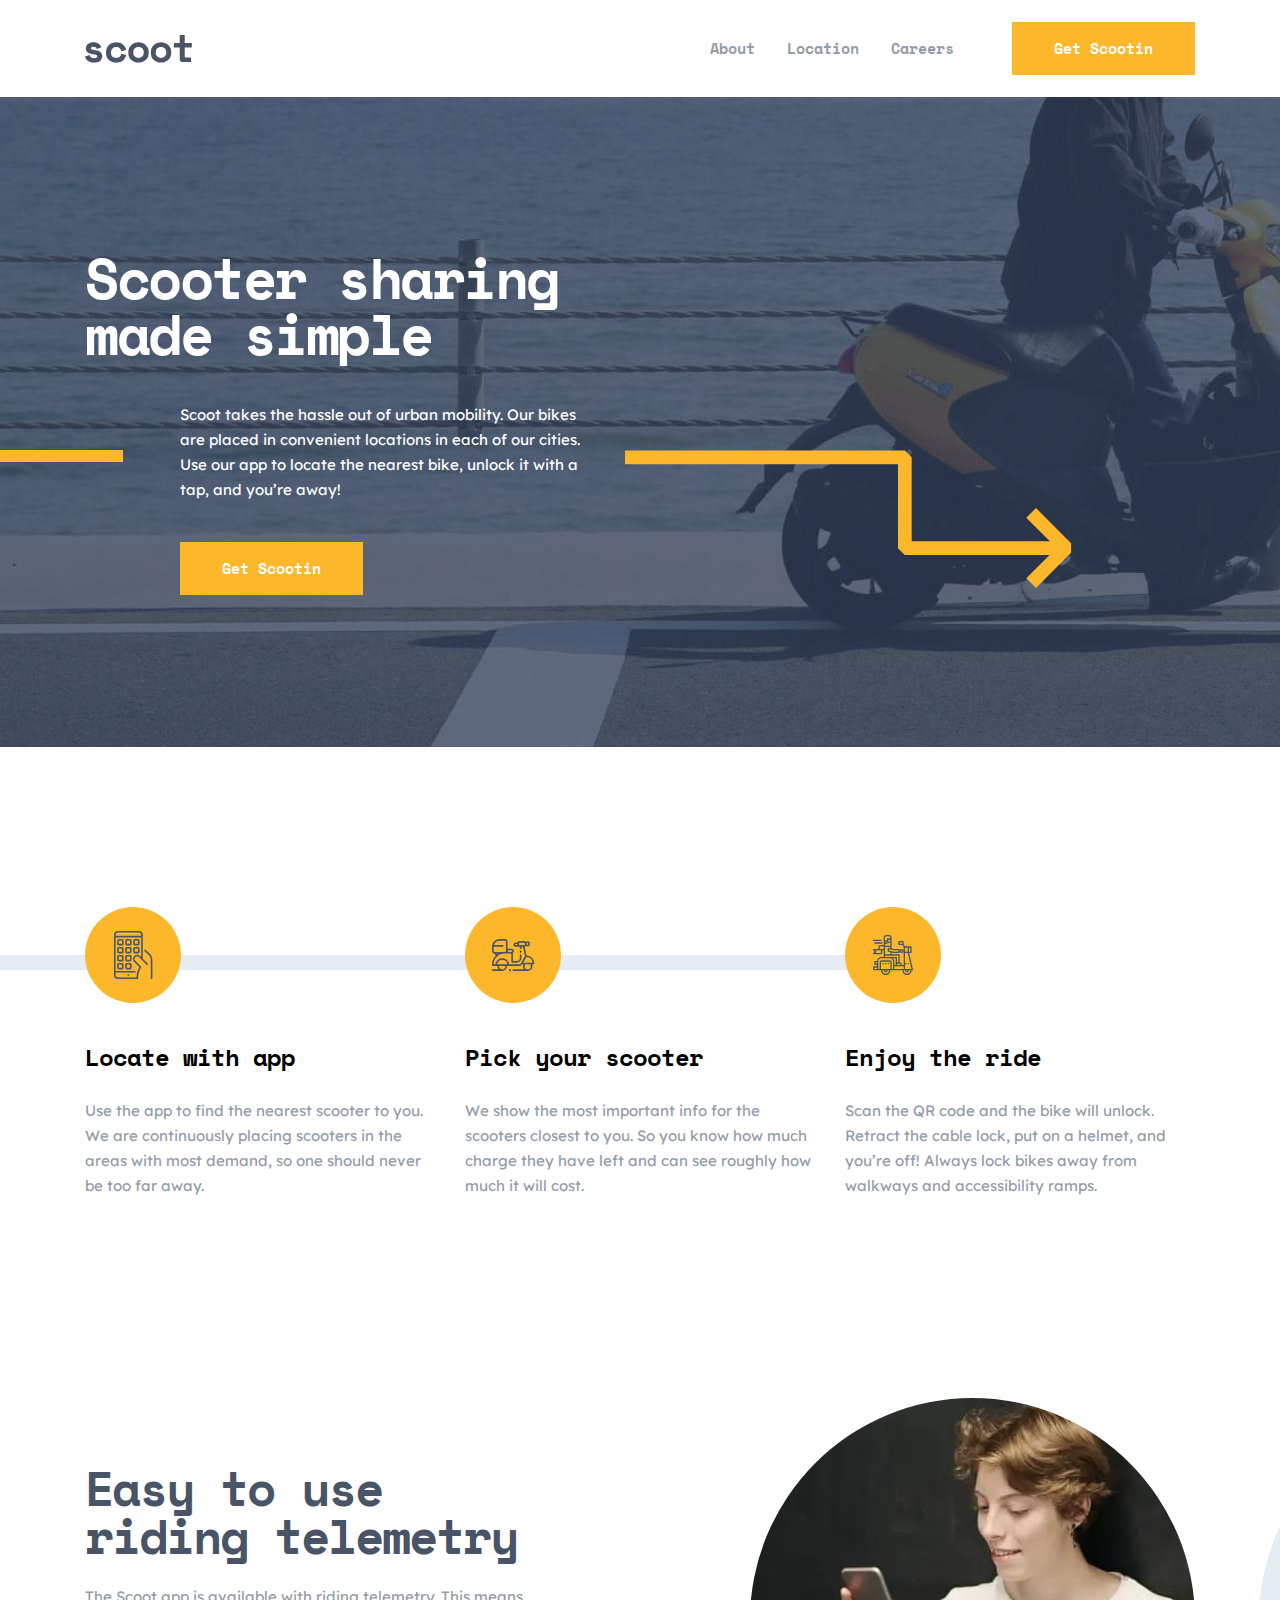
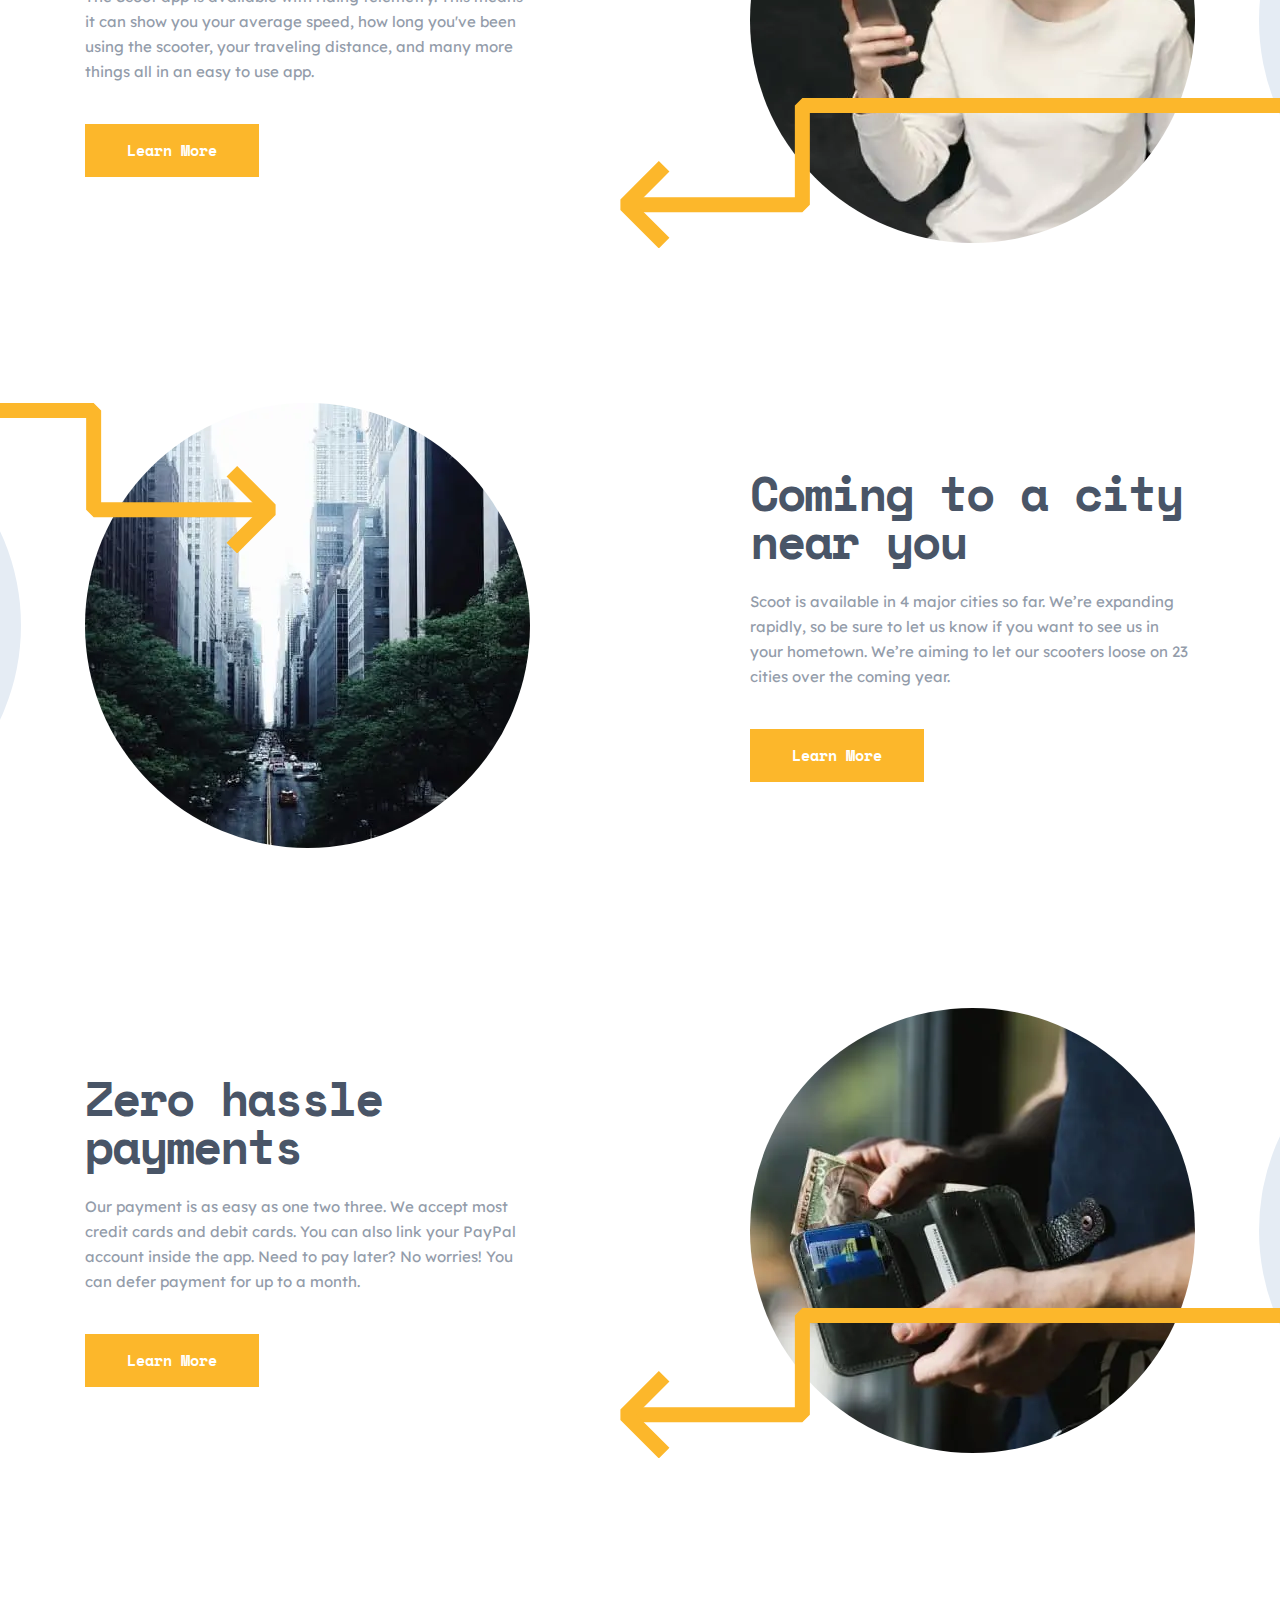
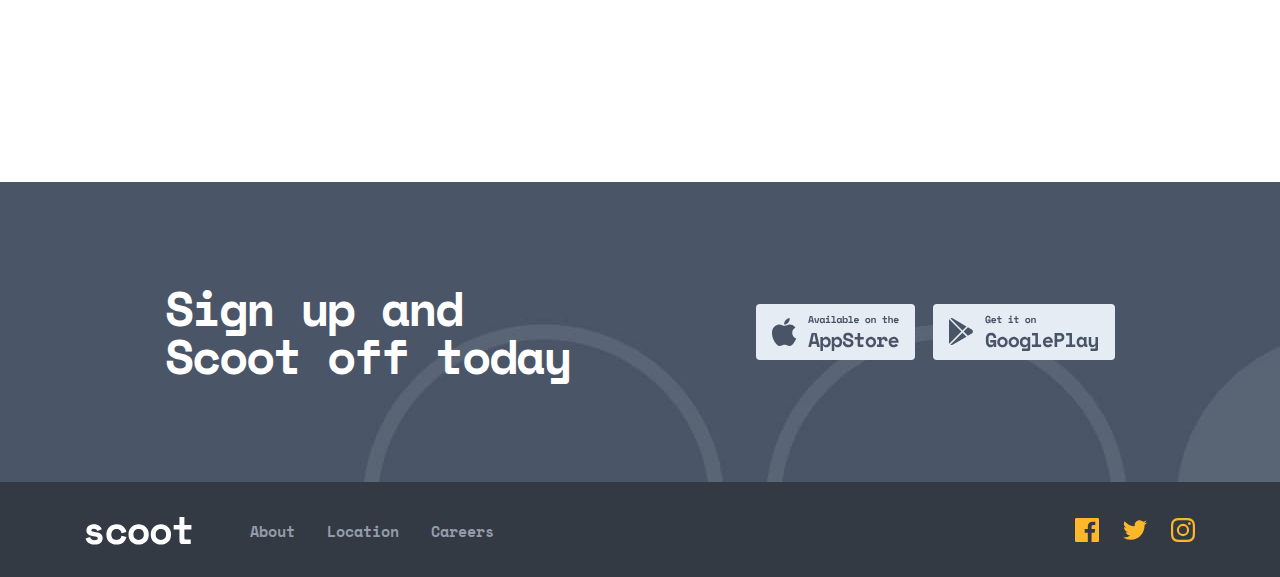
<file: index.html>
<!DOCTYPE html>
<html lang="en">

<head>
  <meta charset="UTF-8">
  <meta http-equiv="X-UA-Compatible" content="IE=edge">
  <meta name="viewport" content="width=device-width, initial-scale=1.0">
  <title>Scoot</title>

  <link rel="stylesheet" href="css/main.css">
</head>

<body>
  <h1 class="visually-hidden">Scoot website title</h1>
  <header class="header">
    <div class="container header__container">
      <button class="header__burger">
        <span class="header__burger-inner"></span>
      </button>
      <a class="header__logo-link" href="index.html">
        <img class="header__logo-img" src="img/logos/scoot-logo.svg" alt="scoot-logo" width="107" height="28">
      </a>
      <nav class="nav header__nav">
        <ul class="nav__list header__nav-list">
          <li class="nav__list-item header__list-item">
            <a class="nav__item-link header__item-link" href="about.html">About</a>
          </li>

          <li class="nav__list-item header__list-item">
            <a class="nav__item-link header__item-link" href="#">Location</a>
          </li>

          <li class="nav__list-item header__list-item">
            <a class="nav__item-link header__item-link" href="#">Careers</a>
          </li>
        </ul>
        
        <a class="main-button header__link" href="#">Get Scootin</a>
      </nav>
    </div>
  </header>

  <main class="main">
    <div class="intro">
      <div class="container intro__container">
        <div class="intro__content">
          <p class="intro__slogan">Scooter sharing made simple</p>
          <div class="intro__text-wrapper">
            <p class="intro__description">Scoot takes the hassle out of urban mobility. Our bikes are placed in
              convenient locations in each of our cities. Use our app to locate the nearest bike, unlock it with a tap,
              and you’re away!</p>
            <a class="main-button intro__button" href="#">Get Scootin</a>
          </div>
        </div>
      </div>
    </div>

    <section class="proccess">
      <div class="container proccess__container">
        <h2 class="visually-hidden">proccess section</h2>
        <ol class="proccess__list">
          <li class="proccess__list-item proccess__list-phone-tap">
            <div class="proccess__text-wrapper">
              <h3 class="proccess__item-title">Locate with app</h3>
              <p class="proccess__item-description">Use the app to find the nearest scooter to you. We are continuously
                placing scooters in the areas with most demand, so one should never be too far away. </p>
            </div>
          </li>

          <li class="proccess__list-item proccess__list-scooter">
            <div class="proccess__text-wrapper">
              <h3 class="proccess__item-title">Pick your scooter</h3>
              <p class="proccess__item-description">We show the most important info for the scooters closest to you. So
                you know how much charge they have left and can see roughly how much it will cost.</p>
            </div>
          </li>

          <li class="proccess__list-item proccess__list-delivery">
            <div class="proccess__text-wrapper">
              <h3 class="proccess__item-title">Enjoy the ride</h3>
              <p class="proccess__item-description">Scan the QR code and the bike will unlock. Retract the cable lock,
                put on a helmet, and you’re off! Always lock bikes away from walkways and accessibility ramps.</p>
            </div>
          </li>
        </ol>
      </div>
    </section>

    <section class="benefits">
      <h2 class="visually-hidden">Benefits title</h2>
      <div class="benefits__container container">
        <ul class="benefits__list">
          <li class="benefits__list-item benefits__list-item--right">
            <div class="benefits__item-wrapper">
              <h3 class="benefits__item-title">Easy to use riding telemetry</h3>
              <p class="benefits__item-descritpion">The Scoot app is available with riding telemetry. This means it can
                show you your average speed, how long you've been using the scooter, your traveling distance, and many
                more things all in an easy to use app.</p>
              <a class="main-button benefits__item-button" href="#">Learn More</a>
            </div>

            <picture>
              <source type="image/webp" class="benefits__item-picture"
                srcset="img/advantage-img@2x.webp 2x, img/advantage-img.webp 1x">
              <img class="benefits__item-picture" src="img/advantage-img.jpg" alt="benefits img"
                srcset="img/advantage-img@2x.jpg 2x, img/advantage-img.jpg" width="445" height="445">
            </picture>
          </li>

          <li class="benefits__list-item benefits__list-item--left">
            <div class="benefits__item-wrapper benefits__item-left-wrapper">
              <h3 class="benefits__item-title">Coming to a city near you</h3>
              <p class="benefits__item-descritpion">Scoot is available in 4 major cities so far. We’re expanding
                rapidly, so be sure to let us know if you want to see us in your hometown. We’re aiming to let our
                scooters loose on 23 cities over the coming year.</p>
              <a class="main-button benefits__item-button" href="#">Learn More</a>
            </div>

            <picture>
              <source type="image/webp" class="benefits__item-picture"
                srcset="img/advantage-city@2x.webp 2x, img/advantage-city.webp 1x">
              <img class="benefits__item-picture" src="img/advantage-city.jpg" alt="benefits img"
                srcset="img/advantage-city@2x.jpg 2x, img/advantage-city.jpg" width="445" height="445">
            </picture>
          </li>

          <li class="benefits__list-item benefits__list-item--right benefits__list-item--top">
            <div class="benefits__item-wrapper">
              <h3 class="benefits__item-title">Zero hassle payments</h3>
              <p class="benefits__item-descritpion">Our payment is as easy as one two three. We accept most credit cards
                and debit cards. You can also link your PayPal account inside the app. Need to pay later? No worries!
                You can defer payment for up to a month.</p>
              <a class="main-button benefits__item-button" href="#">Learn More</a>
            </div>

            <picture>
              <source type="image/webp" class="benefits__item-picture"
                srcset="img/person@2x.webp 2x, img/person.webp 1x">
              <img class="benefits__item-picture" src="img/person.jpg" alt="benefits img" srcset="img/person@2x.jpg 2x, img/person.jpg" width="445" height="445">
            </picture>
          </li>
        </ul>
      </div>
    </section>

    <div class="cta">
      <div class="cta__container container">
        <p class="cta__description">Sign up and Scoot off today</p>
        <div class="cta__link-wrapper">
          <a href="#">
            <img class="cta__app-store" src="img/icons/app-store.svg" alt="app store icon" width="159" height="56">
          </a>
          <a href="#">
            <img class="cta__google-play" src="img/icons/google-paly.svg" alt="play store icon" width="182" height="56">
          </a>
        </div>
      </div>
    </div>
  </main>

  <footer class="footer">
    <div class="footer__container container">
      <a href="#">
        <img class="footer__logo" src="img/logos/scoot-footer-logo.svg" alt="scoot footer logo" width="107" height="28">
      </a>
      <nav class="nav footer__nav">
        <ul class="nav__list">
          <li class="nav__list-item">
            <a class="nav__item-link" href="about.html">About</a>
          </li>

          <li class="nav__list-item">
            <a class="nav__item-link" href="#">Location</a>
          </li>

          <li class="nav__list-item">
            <a class="nav__item-link" href="#">Careers</a>
          </li>
        </ul>
      </nav>

      <div class="footer__links">
        <a class="footer__icon facebook__icon" href="#">
          <svg width="24" height="24" fill="none" xmlns="http://www.w3.org/2000/svg">
            <path
              d="M22.675 0H1.325C.593 0 0 .593 0 1.325v21.351C0 23.407.593 24 1.325 24H12.82v-9.294H9.692v-3.622h3.128V8.413c0-3.1 1.893-4.788 4.659-4.788 1.325 0 2.463.099 2.795.143v3.24l-1.918.001c-1.504 0-1.795.715-1.795 1.763v2.313h3.587l-.467 3.622h-3.12V24h6.116c.73 0 1.323-.593 1.323-1.325V1.325C24 .593 23.407 0 22.675 0Z"
              fill="currentColor" /></svg>
        </a>
        <!-- main button bg -->

        <a class="footer__icon twitter__icon" href="#">
          <svg width="24" height="20" fill="none" xmlns="http://www.w3.org/2000/svg">
            <path
              d="M24 2.557a9.83 9.83 0 0 1-2.828.775A4.932 4.932 0 0 0 23.337.608a9.864 9.864 0 0 1-3.127 1.195A4.916 4.916 0 0 0 16.616.248c-3.179 0-5.515 2.966-4.797 6.045A13.978 13.978 0 0 1 1.671 1.149a4.93 4.93 0 0 0 1.523 6.574 4.903 4.903 0 0 1-2.229-.616c-.054 2.281 1.581 4.415 3.949 4.89a4.935 4.935 0 0 1-2.224.084 4.928 4.928 0 0 0 4.6 3.419A9.9 9.9 0 0 1 0 17.54a13.94 13.94 0 0 0 7.548 2.212c9.142 0 14.307-7.721 13.995-14.646A10.025 10.025 0 0 0 24 2.557Z"
              fill="currentColor" /></svg>
        </a>
        <a class="footer__icon instagram__icon" href="#">
          <svg width="24" height="24" fill="none" xmlns="http://www.w3.org/2000/svg">
            <path fill-rule="evenodd" clip-rule="evenodd"
              d="M12 0C8.741 0 8.333.014 7.053.072 2.695.272.273 2.69.073 7.052.014 8.333 0 8.741 0 12c0 3.259.014 3.668.072 4.948.2 4.358 2.618 6.78 6.98 6.98C8.333 23.986 8.741 24 12 24c3.259 0 3.668-.014 4.948-.072 4.354-.2 6.782-2.618 6.979-6.98.059-1.28.073-1.689.073-4.948 0-3.259-.014-3.667-.072-4.947-.196-4.354-2.617-6.78-6.979-6.98C15.668.014 15.259 0 12 0Zm0 2.163c3.204 0 3.584.012 4.85.07 3.252.148 4.771 1.691 4.919 4.919.058 1.265.069 1.645.069 4.849 0 3.205-.012 3.584-.069 4.849-.149 3.225-1.664 4.771-4.919 4.919-1.266.058-1.644.07-4.85.07-3.204 0-3.584-.012-4.849-.07-3.26-.149-4.771-1.699-4.919-4.92-.058-1.265-.07-1.644-.07-4.849 0-3.204.013-3.583.07-4.849.149-3.227 1.664-4.771 4.919-4.919 1.266-.057 1.645-.069 4.849-.069ZM5.838 12a6.162 6.162 0 1 1 12.324 0 6.162 6.162 0 0 1-12.324 0ZM12 16a4 4 0 1 1 0-8 4 4 0 0 1 0 8Zm4.965-10.405a1.44 1.44 0 1 1 2.881.001 1.44 1.44 0 0 1-2.881-.001Z"
              fill="currentColor" /></svg>
        </a>
      </div>
    </div>
  </footer>

  <script src="js/main.js"></script>
</body>

</html>
</file>
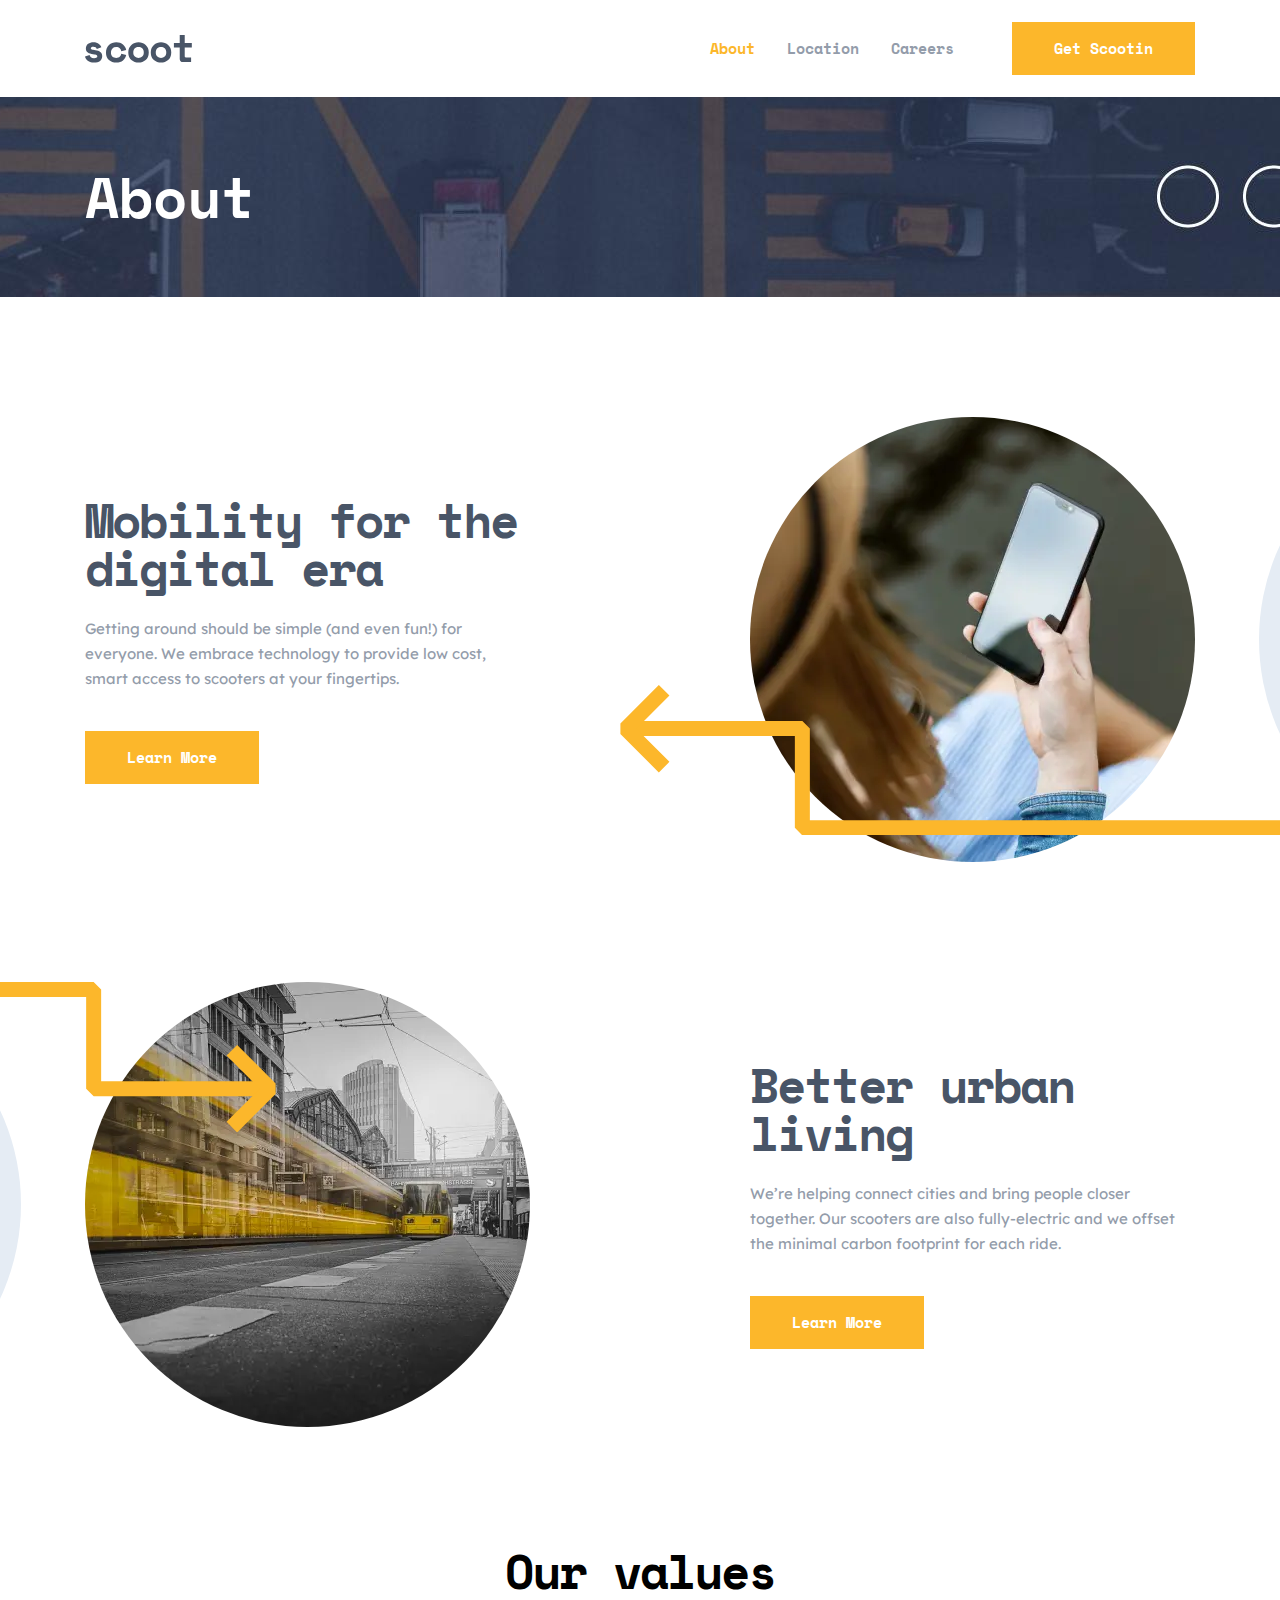
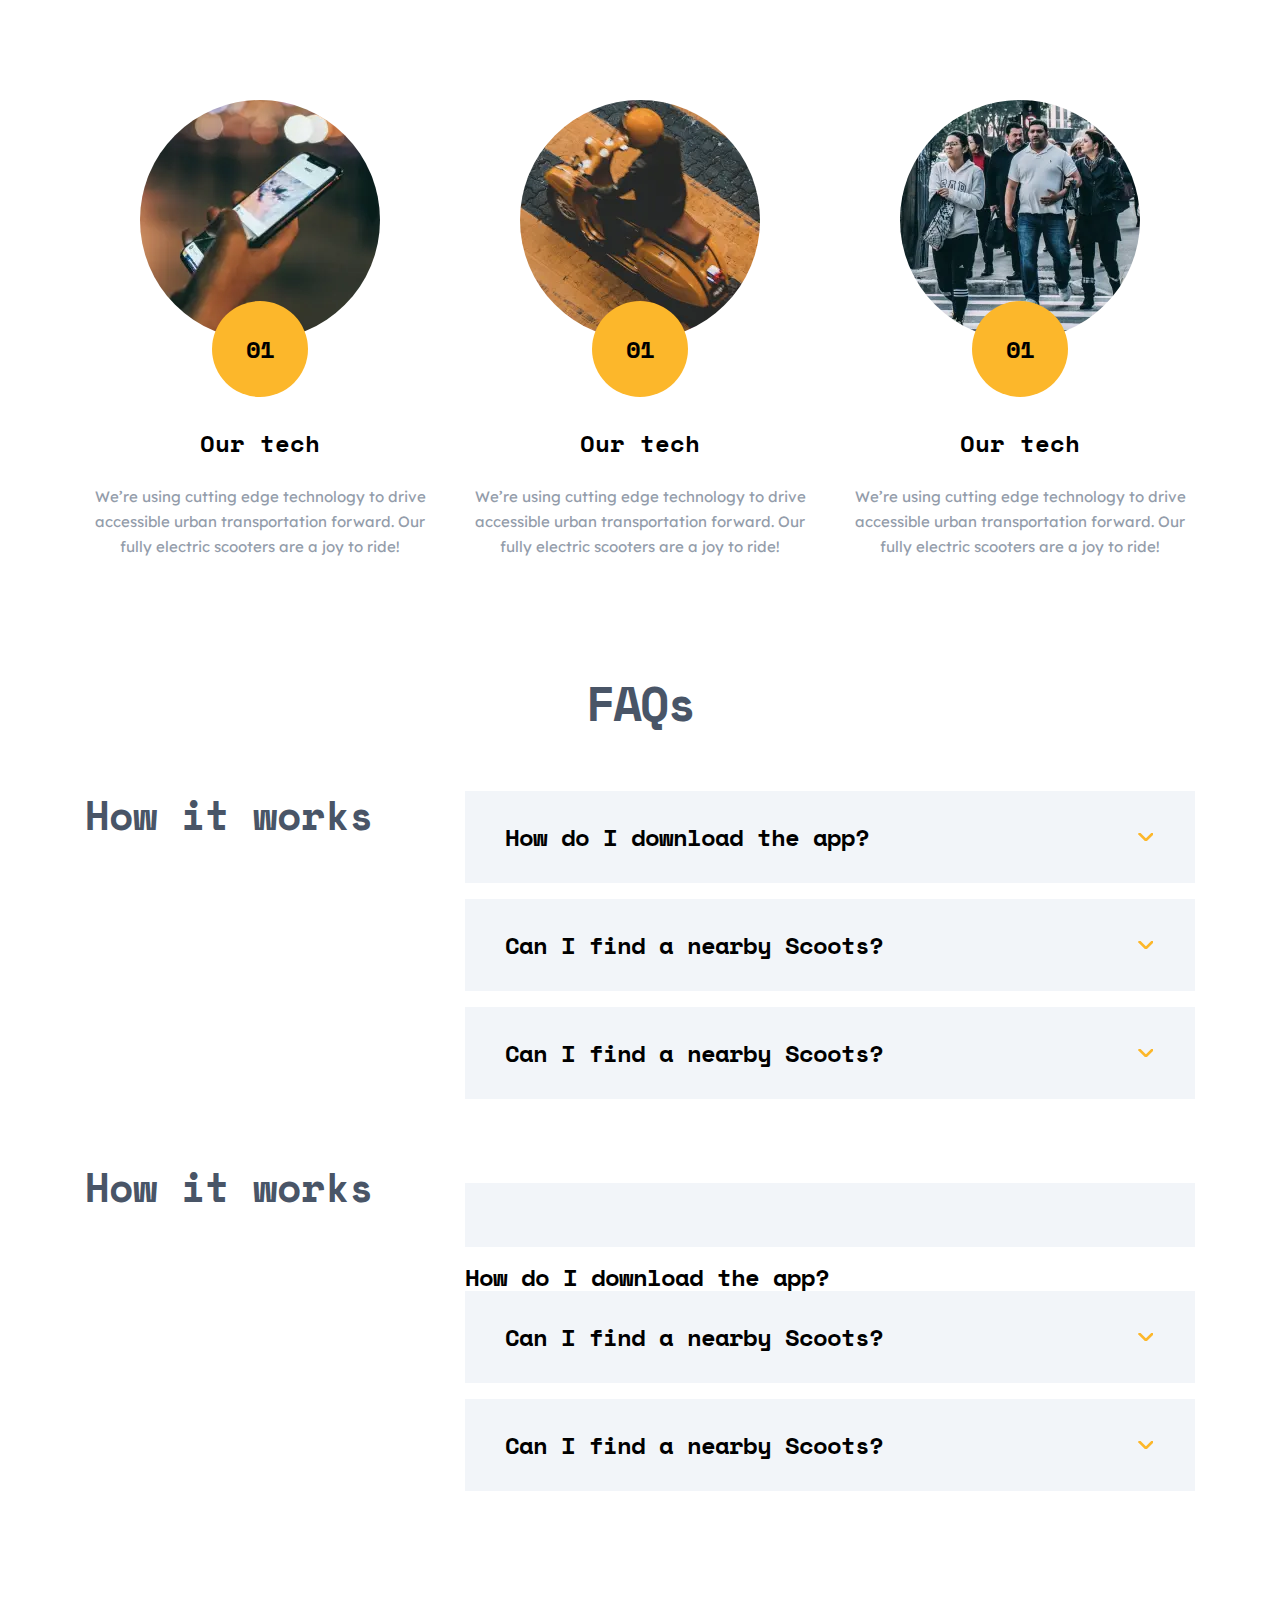
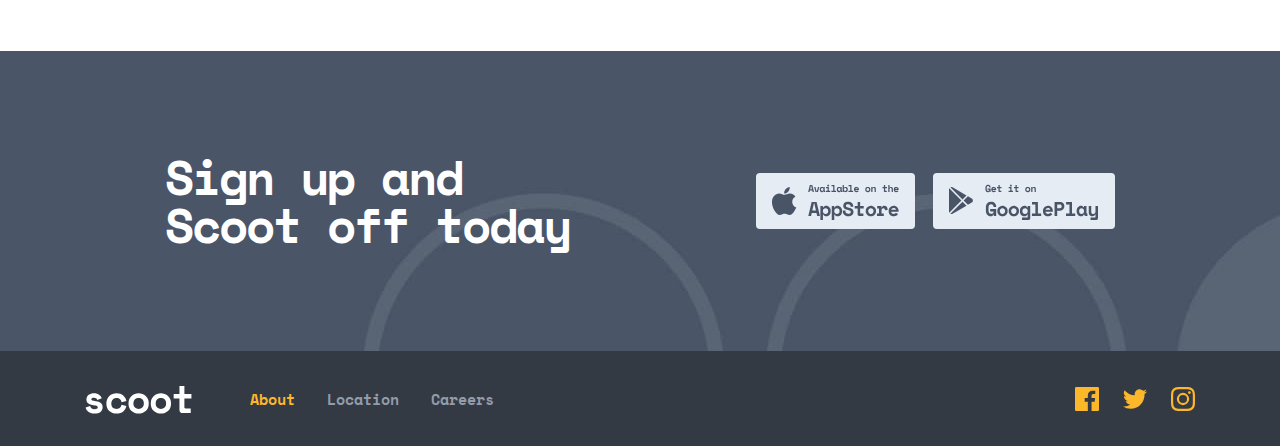
<file: about.html>
<!DOCTYPE html>
<html lang="en">

<head>
  <meta charset="UTF-8">
  <meta http-equiv="X-UA-Compatible" content="IE=edge">
  <meta name="viewport" content="width=device-width, initial-scale=1.0">
  <title>Scoot</title>

  <link rel="stylesheet" href="css/main.min.css">
</head>

<body>
  <header class="header">
    <div class="container header__container">
      <button class="header__burger">
        <span class="header__burger-inner"></span>
      </button>
      <a class="header__logo-link" href="index.html">
        <img class="header__logo-img" src="img/logos/scoot-logo.svg" alt="scoot-logo" width="107" height="28">
      </a>
      <nav class="nav header__nav">
        <ul class="nav__list header__nav-list">
          <li class="nav__list-item header__list-item">
            <a class="nav__item-link header__item-link nav__item-link--active" href="about.html">About</a>
          </li>

          <li class="nav__list-item header__list-item">
            <a class="nav__item-link header__item-link" href="#">Location</a>
          </li>

          <li class="nav__list-item header__list-item">
            <a class="nav__item-link header__item-link" href="#">Careers</a>
          </li>
        </ul>
        <a class="main-button header__link" href="#">Get Scootin</a>
      </nav>
    </div>
  </header>

  <main class="main">
    <div class="about-intro">
      <div class="container about-intro__container ">
        <div class="about-intro__content">
          <h2 class="about-intro__title">About</h2>
        </div>
      </div>
    </div>

    <section class="benefits about-benefits">
      <h2 class="visually-hidden">Benefits title</h2>
      <div class="about-benefits__container container">
        <ul class="benefits__list">
          <li
            class="about-benefits__list-item benefits__list-item benefits__list-item--right about-benefits__list-item--right">
            <div class="benefits__item-wrapper">
              <h3 class="benefits__item-title">Mobility for the digital era</h3>
              <p class="benefits__item-descritpion">Getting around should be simple (and even fun!) for everyone. We
                embrace technology to provide low cost, smart access to scooters at your fingertips.</p>
              <a class="main-button benefits__item-button" href="#">Learn More</a>
            </div>

            <picture>
              <source type="image/webp" class="benefits__item-picture"
                srcset="img/about-benefits-girl@2x.webp 2x, img/about-benefits-girl.webp 1x">
              <img class="benefits__item-picture" src="img/about-benefits-girl.jpg" alt="about benefits img"
                srcset="img/about-benefits-girl@2x.jpg 2x, img/about-benefits-girl.jpg" width="445" height="445">
            </picture>
          </li>

          <li
            class="about-benefits__list-item benefits__list-item benefits__list-item--left about-benefits__list-item--left">
            <div class="benefits__item-wrapper benefits__item-left-wrapper">
              <h3 class="benefits__item-title">Better urban living</h3>
              <p class="benefits__item-descritpion">We’re helping connect cities and bring people closer together. Our
                scooters are also fully-electric and we offset the minimal carbon footprint for each ride.</p>
              <a class="main-button benefits__item-button" href="#">Learn More</a>
            </div>

            <picture>
              <source type="image/webp" class="benefits__item-picture"
                srcset="img/about-benefits-road@2x.webp 2x, img/about-benefits-road.webp 1x">
              <img class="benefits__item-picture" src="img/about-benefits-road.jpg" alt="about benefits img"
                srcset="img/about-benefits-road@2x.jpg 2x, img/about-benefits-road.jpg" width="445" height="445">
            </picture>
          </li>
        </ul>
      </div>
    </section>

    <section class="our-values">
      <div class="our-values__container container">
        <h2 class="our-values__title">Our values</h2>
        <ol class="our-values__list">
          <li class="our-values__item">
            <picture>
              <source type="image/webp" class="our-values__img"
                srcset="img/our__values-phone2@.webp 2x, img/our__values-phone.webp 1x">
              <img class="our-values__img" src="img/our__values-phone.jpg" alt="our values phone img"
                srcset="img/our__values-phone2@.jpg 2x, img/our__values-phone.jpg" width="240" height="240">
            </picture>
            <span class="our-values__item-number">01</span>
            <h3 class="our-values__item-title">Our tech</h3>
            <p class="our-values__item-description">We’re using cutting edge technology to drive accessible urban
              transportation forward. Our fully electric scooters are a joy to ride!</p>
          </li>

          <li class="our-values__item">
            <picture>
              <source type="image/webp" class="our-values__img"
                srcset="img/our__values-delivery-2@.webp 2x, img/our__values-delivery.webp 1x">
              <img class="our-values__img" src="img/our__values-delivery.jpg" alt="our values delivery img"
                srcset="img/our__values-delivery-2@.jpg 2x, img/our__values-delivery.jpg" width="240" height="240">
            </picture>
            <span class="our-values__item-number">01</span>
            <h3 class="our-values__item-title">Our tech</h3>
            <p class="our-values__item-description">We’re using cutting edge technology to drive accessible urban
              transportation forward. Our fully electric scooters are a joy to ride!</p>
          </li>

          <li class="our-values__item">
            <picture>
              <source type="image/webp" class="our-values__img"
                srcset="img/our__values-crowd2@.webp 2x, img/our__values-crowd.webp 1x">
              <img class="our-values__img" src="img/our__values-crowd.jpg" alt="our values crowd img"
                srcset="img/our__values-crowd2@.jpg 2x, img/our__values-crowd.jpg" width="240" height="240">
            </picture>
            <span class="our-values__item-number">01</span>
            <h3 class="our-values__item-title">Our tech</h3>
            <p class="our-values__item-description">We’re using cutting edge technology to drive accessible urban
              transportation forward. Our fully electric scooters are a joy to ride!</p>
          </li>
        </ol>
      </div>
    </section>

    <section class="faqs">
      <div class="container faqs__container">
        <h2 class="faqs__title">FAQs</h2>
        <div class="faqs__box">
          <h3 class="faqs__box-heading">How it works</h3>
          <ul class="faqs__list">
            <li class="faqs__list-item-active faqs__list-item">
              <h4 class="faqs__item-title">How do I download the app?
                <button class="faqs__item-button-active"></button>
              </h4>
              <p class="faqs__item-toggle-text-active faqs__item-toggle-text">To download the Scoot app, you can search
                “Scoot” in both the App and Google Play stores. An even simpler way to do it would be to click the
                relevant link at the bottom of this page and you’ll be re-directed to the correct page.</p>
            </li>

            <li class="faqs__list-item">
              <h4 class="faqs__item-title">Can I find a nearby Scoots?
                <button class="faqs__item-button"></button>
              </h4>
              <p class="faqs__item-toggle-text">To download the Scoot app, you can search “Scoot” in both the App and
                Google Play stores. An even simpler way to do it would be to click the relevant link at the bottom of
                this page and you’ll be re-directed to the correct page.</p>
            </li>

            <li class="faqs__list-item">
              <h4 class="faqs__item-title">Can I find a nearby Scoots?
                <button class="faqs__item-button"></button>
              </h4>
              <p class="faqs__item-toggle-text">To download the Scoot app, you can search “Scoot” in both the App and
                Google Play stores. An even simpler way to do it would be to click the relevant link at the bottom of
                this page and you’ll be re-directed to the correct page.</p>
            </li>
          </ul>
        </div>

        <div class="faqs__box">
          <h3 class="faqs__box-heading">How it works</h3>
          <ul class="faqs__list">
            <h4 class="faqs__list-item">
              <h4 class="faqs__item-title">How do I download the app?
              <button class="faqs__item-button"></button></h4>
              <p class="faqs__item-toggle-text">To download the Scoot app, you can search “Scoot” in both the App and
                Google Play stores. An even simpler way to do it would be to click the relevant link at the bottom of
                this page and you’ll be re-directed to the correct page.</p>
            </li>

            <li class="faqs__list-item">
              <h4 class="faqs__item-title">Can I find a nearby Scoots?
                <button class="faqs__item-button"></button>
              </h4>
              <p class="faqs__item-toggle-text">To download the Scoot app, you can search “Scoot” in both the App and
                Google Play stores. An even simpler way to do it would be to click the relevant link at the bottom of
                this page and you’ll be re-directed to the correct page.</p>
            </li>

            <li class="faqs__list-item">
              <h4 class="faqs__item-title">Can I find a nearby Scoots?
                <button class="faqs__item-button"></button>
              </h4>
              <p class="faqs__item-toggle-text">To download the Scoot app, you can search “Scoot” in both the App and
                Google Play stores. An even simpler way to do it would be to click the relevant link at the
                bottom of this page and you’ll be re-directed to the correct page.</p>
            </li>
          </ul>
        </div>
      </div>
    </section>

    <div class="cta">
      <div class="cta__container container">
        <p class="cta__description">Sign up and Scoot off today</p>
        <div class="cta__link-wrapper">
          <a href="#">
            <img class="cta__app-store" src="img/icons/app-store.svg" alt="app store icon" width="159" height="56">
          </a>
          <a href="#">
            <img class="cta__google-play" src="img/icons/google-paly.svg" alt="play store icon" width="182" height="56">
          </a>
        </div>
      </div>
    </div>
  </main>

  <footer class="footer">
    <div class="footer__container container">
      <a href="#">
        <img class="footer__logo" src="img/logos/scoot-footer-logo.svg" alt="scoot footer logo" width="107" height="28">
      </a>
      <nav class="nav footer__nav">
        <ul class="nav__list">
          <li class="nav__list-item">
            <a class="nav__item-link nav__item-link--active" href="about.html">About</a>
          </li>

          <li class="nav__list-item">
            <a class="nav__item-link" href="#">Location</a>
          </li>

          <li class="nav__list-item">
            <a class="nav__item-link" href="#">Careers</a>
          </li>
        </ul>
      </nav>

      <div class="footer__links">
        <a class="footer__icon facebook__icon" href="#">
          <svg width="24" height="24" fill="none" xmlns="http://www.w3.org/2000/svg">
            <path
              d="M22.675 0H1.325C.593 0 0 .593 0 1.325v21.351C0 23.407.593 24 1.325 24H12.82v-9.294H9.692v-3.622h3.128V8.413c0-3.1 1.893-4.788 4.659-4.788 1.325 0 2.463.099 2.795.143v3.24l-1.918.001c-1.504 0-1.795.715-1.795 1.763v2.313h3.587l-.467 3.622h-3.12V24h6.116c.73 0 1.323-.593 1.323-1.325V1.325C24 .593 23.407 0 22.675 0Z"
              fill="currentColor" /></svg>
        </a>

        <a class="footer__icon twitter__icon" href="#">
          <svg width="24" height="20" fill="none" xmlns="http://www.w3.org/2000/svg">
            <path
              d="M24 2.557a9.83 9.83 0 0 1-2.828.775A4.932 4.932 0 0 0 23.337.608a9.864 9.864 0 0 1-3.127 1.195A4.916 4.916 0 0 0 16.616.248c-3.179 0-5.515 2.966-4.797 6.045A13.978 13.978 0 0 1 1.671 1.149a4.93 4.93 0 0 0 1.523 6.574 4.903 4.903 0 0 1-2.229-.616c-.054 2.281 1.581 4.415 3.949 4.89a4.935 4.935 0 0 1-2.224.084 4.928 4.928 0 0 0 4.6 3.419A9.9 9.9 0 0 1 0 17.54a13.94 13.94 0 0 0 7.548 2.212c9.142 0 14.307-7.721 13.995-14.646A10.025 10.025 0 0 0 24 2.557Z"
              fill="currentColor" /></svg>
        </a>
        <a class="footer__icon instagram__icon" href="#">
          <svg width="24" height="24" fill="none" xmlns="http://www.w3.org/2000/svg">
            <path fill-rule="evenodd" clip-rule="evenodd"
              d="M12 0C8.741 0 8.333.014 7.053.072 2.695.272.273 2.69.073 7.052.014 8.333 0 8.741 0 12c0 3.259.014 3.668.072 4.948.2 4.358 2.618 6.78 6.98 6.98C8.333 23.986 8.741 24 12 24c3.259 0 3.668-.014 4.948-.072 4.354-.2 6.782-2.618 6.979-6.98.059-1.28.073-1.689.073-4.948 0-3.259-.014-3.667-.072-4.947-.196-4.354-2.617-6.78-6.979-6.98C15.668.014 15.259 0 12 0Zm0 2.163c3.204 0 3.584.012 4.85.07 3.252.148 4.771 1.691 4.919 4.919.058 1.265.069 1.645.069 4.849 0 3.205-.012 3.584-.069 4.849-.149 3.225-1.664 4.771-4.919 4.919-1.266.058-1.644.07-4.85.07-3.204 0-3.584-.012-4.849-.07-3.26-.149-4.771-1.699-4.919-4.92-.058-1.265-.07-1.644-.07-4.849 0-3.204.013-3.583.07-4.849.149-3.227 1.664-4.771 4.919-4.919 1.266-.057 1.645-.069 4.849-.069ZM5.838 12a6.162 6.162 0 1 1 12.324 0 6.162 6.162 0 0 1-12.324 0ZM12 16a4 4 0 1 1 0-8 4 4 0 0 1 0 8Zm4.965-10.405a1.44 1.44 0 1 1 2.881.001 1.44 1.44 0 0 1-2.881-.001Z"
              fill="currentColor" /></svg>
        </a>
      </div>
    </div>
  </footer>

  <script src="js/main.js"></script>
</body>

</html>
</file>
<file: css/main.css>
*,
*::before,
*::after {
  -webkit-box-sizing: border-box;
          box-sizing: border-box;
}

body {
  margin: 0;
  padding: 0;
  font-family: "Space Mono", "Arial", sans-serif;
  font-size: 15px;
  font-weight: 400;
  line-height: 25px;
  margin-top: 97px;
}

ul,
ol {
  list-style: none;
}

img {
  display: block;
}

a {
  display: inline-block;
  text-decoration: none;
  line-height: 1;
}

@media only screen and (max-width: 729px) {
  body {
    margin-top: 64px;
  }
}

@font-face {
  font-family: 'Lexend Deca';
  font-style: normal;
  font-weight: 400;
  src: url("../fonts/lexend-deca-v15-latin-regular.woff") format("woff2"), url("../fonts/lexend-deca-v15-latin-regular.woff") format("woff");
}

@font-face {
  font-family: 'Space Mono';
  font-style: normal;
  font-weight: 700;
  src: url("../fonts/space-mono-v10-latin-700.woff2") format("woff2"), url("../fonts/space-mono-v10-latin-700.woff") format("woff");
}

.container {
  max-width: 1150px;
  margin: 0 auto;
  padding: 0 20px;
}

@-webkit-keyframes toggle-navbar {
  0% {
    -webkit-transform: translateX(-100%);
            transform: translateX(-100%);
  }
  25% {
    -webkit-transform: translate(-75%);
            transform: translate(-75%);
  }
  50% {
    -webkit-transform: translateX(-50%);
            transform: translateX(-50%);
  }
  75% {
    -webkit-transform: translateX(-25%);
            transform: translateX(-25%);
  }
  100% {
    -webkit-transform: translateX(0);
            transform: translateX(0);
  }
}

@keyframes toggle-navbar {
  0% {
    -webkit-transform: translateX(-100%);
            transform: translateX(-100%);
  }
  25% {
    -webkit-transform: translate(-75%);
            transform: translate(-75%);
  }
  50% {
    -webkit-transform: translateX(-50%);
            transform: translateX(-50%);
  }
  75% {
    -webkit-transform: translateX(-25%);
            transform: translateX(-25%);
  }
  100% {
    -webkit-transform: translateX(0);
            transform: translateX(0);
  }
}

@-webkit-keyframes toggle-background {
  0% {
    -webkit-transform: translateX(-100%);
            transform: translateX(-100%);
  }
  25% {
    -webkit-transform: translate(-75%);
            transform: translate(-75%);
  }
  50% {
    -webkit-transform: translateX(-50%);
            transform: translateX(-50%);
  }
  75% {
    -webkit-transform: translateX(-25%);
            transform: translateX(-25%);
  }
  100% {
    -webkit-transform: translateX(0);
            transform: translateX(0);
  }
}

@keyframes toggle-background {
  0% {
    -webkit-transform: translateX(-100%);
            transform: translateX(-100%);
  }
  25% {
    -webkit-transform: translate(-75%);
            transform: translate(-75%);
  }
  50% {
    -webkit-transform: translateX(-50%);
            transform: translateX(-50%);
  }
  75% {
    -webkit-transform: translateX(-25%);
            transform: translateX(-25%);
  }
  100% {
    -webkit-transform: translateX(0);
            transform: translateX(0);
  }
}

@-webkit-keyframes header-closing {
  0% {
    -webkit-transform: translateX(0);
            transform: translateX(0);
  }
  100% {
    -webkit-transform: translateX(-100%);
            transform: translateX(-100%);
  }
}

@keyframes header-closing {
  0% {
    -webkit-transform: translateX(0);
            transform: translateX(0);
  }
  100% {
    -webkit-transform: translateX(-100%);
            transform: translateX(-100%);
  }
}

.header {
  width: 100%;
  position: fixed;
  z-index: 1;
  background-color: #fff;
  top: 0;
  left: 0;
}

.header__container {
  display: -webkit-box;
  display: -ms-flexbox;
  display: flex;
  -webkit-box-align: center;
      -ms-flex-align: center;
          align-items: center;
  -webkit-box-pack: center;
      -ms-flex-pack: center;
          justify-content: center;
  -webkit-box-pack: justify;
      -ms-flex-pack: justify;
          justify-content: space-between;
  padding: 22px 20px;
}

.header__nav {
  display: -webkit-box;
  display: -ms-flexbox;
  display: flex;
  -webkit-box-align: center;
      -ms-flex-align: center;
          align-items: center;
  -webkit-box-pack: center;
      -ms-flex-pack: center;
          justify-content: center;
}

.header__link {
  margin-left: 58px;
}

.header__burger {
  margin: 0;
  padding: 0;
  display: none;
  width: 20px;
  height: 16px;
  position: absolute;
  left: 32px;
  border: none;
  background-color: #FFFFFF;
  cursor: pointer;
}

.header__burger::before, .header__burger::after, .header__burger-inner {
  width: 100%;
  height: 4px;
  display: block;
  background-color: #FCB72B;
}

.header__burger::before, .header__burger::after {
  content: "";
}

.header__burger--opened {
  -webkit-box-align: center;
      -ms-flex-align: center;
          align-items: center;
}

.header__burger--opened .header__burger-inner {
  display: none;
}

.header__burger--opened::before, .header__burger--opened::after {
  width: 16px;
  position: absolute;
  left: 50%;
  top: 50%;
}

.header__burger--opened::after {
  -webkit-transform: translate(-50%, -50%) rotate(45deg);
          transform: translate(-50%, -50%) rotate(45deg);
}

.header__burger--opened::before {
  -webkit-transform: translate(-50%, -50%) rotate(-45deg);
          transform: translate(-50%, -50%) rotate(-45deg);
}

@media only screen and (max-width: 1150px) {
  .header__container {
    max-width: 728px;
  }
}

@media only screen and (max-width: 729px) {
  .header__container {
    max-width: 350px;
    padding: 22px 32px;
    -webkit-box-pack: center;
        -ms-flex-pack: center;
            justify-content: center;
  }
  .header__logo-img {
    width: 75px;
    height: 20px;
  }
  .header__nav {
    display: none;
    -webkit-animation: toggle-background .5s linear;
            animation: toggle-background .5s linear;
  }
  .header__nav--opened {
    display: -webkit-box;
    display: -ms-flexbox;
    display: flex;
    -webkit-box-align: center;
        -ms-flex-align: center;
            align-items: center;
    -webkit-box-pack: center;
        -ms-flex-pack: center;
            justify-content: center;
    margin: 0;
    padding: 0;
    -webkit-box-align: start;
        -ms-flex-align: start;
            align-items: flex-start;
    -webkit-box-pack: start;
        -ms-flex-pack: start;
            justify-content: flex-start;
    height: calc(100vh - 64px);
    width: 100%;
    background-color: rgba(47, 59, 89, 0.75);
    position: absolute;
    top: 100%;
    left: 0;
    z-index: 1;
  }
  .header__nav--opened::after {
    content: "";
    width: 256px;
    height: calc(100vh - 64px);
    position: absolute;
    top: 0;
    left: 0;
    background-color: #333A44;
    -webkit-animation: toggle-navbar .5s linear;
            animation: toggle-navbar .5s linear;
  }
  .header__nav--opened .header__nav-list {
    margin: 0;
    padding: 0;
    display: -webkit-box;
    display: -ms-flexbox;
    display: flex;
    -webkit-box-align: center;
        -ms-flex-align: center;
            align-items: center;
    -webkit-box-pack: center;
        -ms-flex-pack: center;
            justify-content: center;
    -webkit-box-orient: vertical;
    -webkit-box-direction: normal;
        -ms-flex-direction: column;
            flex-direction: column;
    -webkit-box-align: start;
        -ms-flex-align: start;
            align-items: flex-start;
    padding: 64px 135px 0 32px;
    z-index: 1;
  }
  .header__nav--opened .nav__list-item {
    margin: 0;
    padding: 0;
    margin-bottom: 24px;
  }
  .header__nav--opened .nav__list-item:last-child {
    margin-bottom: 0;
  }
  .header__nav--opened .header__link--active {
    color: #FCB72B;
  }
  .header__nav--closing {
    -webkit-animation: header-closing .5s linear;
            animation: header-closing .5s linear;
  }
  .header__burger {
    display: -webkit-box;
    display: -ms-flexbox;
    display: flex;
    -webkit-box-align: center;
        -ms-flex-align: center;
            align-items: center;
    -webkit-box-pack: center;
        -ms-flex-pack: center;
            justify-content: center;
    -ms-flex-wrap: wrap;
        flex-wrap: wrap;
  }
  .header__link {
    display: none;
    height: 53;
    width: 192px;
  }
  .header__link--opened {
    margin-left: 0;
    position: absolute;
    bottom: 24px;
    left: 32px;
    display: inline-block;
    letter-spacing: -2px;
  }
}

.nav__list {
  display: -webkit-box;
  display: -ms-flexbox;
  display: flex;
  -webkit-box-align: center;
      -ms-flex-align: center;
          align-items: center;
  -webkit-box-pack: center;
      -ms-flex-pack: center;
          justify-content: center;
  margin: 0;
  padding: 0;
}

.nav__list-item {
  margin-right: 32px;
}

.nav__list-item:last-child {
  margin-right: 0;
}

.nav__item-link {
  color: #939CAA;
}

.nav__item-link:hover {
  color: #FCB72B;
  -webkit-transition: .2s ease all;
  transition: .2s ease all;
}

.nav__item-link--active {
  color: #FCB72B;
}

@media only screen and (max-width: 729px) {
  .nav__item-link {
    font-size: 18px;
    color: #E5ECF4;
  }
  .nav__item-link--active {
    color: #FCB72B;
  }
}

.visually-hidden {
  clip: rect(0 0 0 0);
  -webkit-clip-path: inset(50%);
          clip-path: inset(50%);
  height: 1px;
  overflow: hidden;
  position: absolute;
  white-space: nowrap;
  width: 1px;
}

.main-button {
  padding: 11px 39px;
  color: #FFFFFF;
  background-color: #FCB72B;
  border: 3px solid transparent;
  line-height: 25px;
  -webkit-transition: .5s ease all;
  transition: .5s ease all;
  z-index: 1;
}

.main-button:hover {
  color: #FCB72B;
  background-color: transparent;
  border: 3px solid #FCB72B;
}

.intro {
  margin: 0 auto;
  padding: 153px 0 152px;
  position: relative;
  background: url(../../img/intro-bg-img.jpg);
  background-repeat: no-repeat;
  background-size: cover;
}

@media only screen and (-webkit-min-device-pixel-ratio: 2), only screen and (min--moz-device-pixel-ratio: 2), only screen and (min-device-pixel-ratio: 2), only screen and (min-resolution: 192dpi), only screen and (min-resolution: 2dppx) {
  .intro {
    background-image: url("../img/intro-bg-retina-img.jpg");
  }
}

.intro__slogan {
  margin: 0;
  padding: 0;
  font-family: "Space Mono", "Arial", sans-serif;
  font-size: 56px;
  font-weight: 700;
  line-height: 1;
  letter-spacing: -2.5px;
  margin-bottom: 40px;
  max-width: 500px;
  color: #FFFFFF;
}

.intro__text-wrapper {
  max-width: 405px;
  margin-left: 95px;
  color: #FFFFFF;
  position: relative;
}

.intro__text-wrapper::before {
  background-repeat: no-repeat;
  background-size: cover;
  background-position: center center;
  content: "";
  width: 202px;
  height: 12px;
  display: inline-block;
  position: absolute;
  top: 48px;
  right: calc(100% + 57px);
  background-image: url(../../img/icons/suffix-arrow.svg);
}

.intro__text-wrapper::after {
  background-repeat: no-repeat;
  background-size: cover;
  background-position: center center;
  content: "";
  width: 447px;
  height: 138px;
  display: inline-block;
  position: absolute;
  top: 48px;
  left: calc(100% + 40px);
  background-image: url(../../img/icons/right-sight-arrow.svg);
  background-position: center right;
}

.intro__description {
  margin: 0;
  padding: 0;
  font-family: "Lexend Deca", "Arial", sans-serif;
  font-size: 15px;
  font-weight: 400;
  line-height: 25px;
  margin-bottom: 40px;
}

@media only screen and (max-width: 1150px) {
  .intro {
    margin: 0;
    padding: 0;
    padding: 137px 0 217px;
    background-image: url(../../img/intro-tablet-bg-img.jpg);
  }
}

@media only screen and (max-width: 1150px) and (-webkit-min-device-pixel-ratio: 2), only screen and (max-width: 1150px) and (min--moz-device-pixel-ratio: 2), only screen and (max-width: 1150px) and (min-device-pixel-ratio: 2), only screen and (max-width: 1150px) and (min-resolution: 192dpi), only screen and (max-width: 1150px) and (min-resolution: 2dppx) {
  .intro {
    background-image: url("../img/intro-tablet-retina-img.jpg");
  }
}

@media only screen and (max-width: 1150px) {
  .intro__container {
    max-width: 613px;
  }
  .intro__container::before {
    background-repeat: no-repeat;
    background-size: cover;
    background-position: center center;
    content: "";
    width: 447px;
    height: 138px;
    display: inline-block;
    position: absolute;
    left: -127px;
    bottom: 39px;
    background-image: url(../../img/icons/right-sight-arrow.svg);
    background-position: center right;
  }
  .intro__content {
    max-width: 573px;
    margin: 0 auto;
    text-align: center;
  }
  .intro__slogan {
    max-width: 573px;
    margin-bottom: 24px;
  }
  .intro__description {
    max-width: 573px;
    margin-bottom: 32px;
  }
  .intro__text-wrapper {
    max-width: 573px;
    margin: 0 auto;
  }
  .intro__text-wrapper::before, .intro__text-wrapper::after {
    display: none;
  }
}

@media only screen and (max-width: 729px) {
  .intro {
    margin: 0;
    padding: 0;
    padding: 115px 0 179px;
    background-image: url(../../img/intro-mobile-bg-img.jpg);
  }
}

@media only screen and (max-width: 729px) and (-webkit-min-device-pixel-ratio: 2), only screen and (max-width: 729px) and (min--moz-device-pixel-ratio: 2), only screen and (max-width: 729px) and (min-device-pixel-ratio: 2), only screen and (max-width: 729px) and (min-resolution: 192dpi), only screen and (max-width: 729px) and (min-resolution: 2dppx) {
  .intro {
    background-image: url("../img/intro-retina-mobile-img.jpg");
  }
}

@media only screen and (max-width: 729px) {
  .intro__container {
    max-width: 351px;
    text-align: center;
  }
  .intro__container::before {
    left: -312px;
  }
  .intro__slogan {
    font-family: "Space Mono", "Arial", sans-serif;
    font-size: 40px;
    font-weight: 700;
    line-height: 1;
    margin-bottom: 24px;
  }
}

.about-intro {
  background-repeat: no-repeat;
  background-size: cover;
  background-position: center center;
  margin: 0 auto;
  background-image: url(../../img/about-intro-bg-img.jpg);
}

.about-intro__container {
  padding: 72px 20px;
}

.about-intro__title {
  margin: 0;
  padding: 0;
  font-family: "Space Mono", "Arial", sans-serif;
  font-size: 56px;
  font-weight: 700;
  line-height: 56px;
  color: #FFFFFF;
}

@media only screen and (max-width: 1150px) {
  .about-intro {
    background-image: url(../../img/about-intro-tablet-bg-img.jpg);
  }
  .about-intro__container {
    max-width: 729px;
    padding: 72px 97px;
  }
}

@media only screen and (max-width: 729px) {
  .about-intro {
    background-image: url(../../img/about-intro-mobile-bg-img.jpg);
  }
  .about-intro__container {
    padding: 72px 32px;
    text-align: center;
  }
}

.proccess__container {
  padding: 160px 20px 200px;
}

.proccess__list {
  margin: 0;
  padding: 0;
  display: -webkit-box;
  display: -ms-flexbox;
  display: flex;
  -webkit-box-align: center;
      -ms-flex-align: center;
          align-items: center;
  -webkit-box-pack: center;
      -ms-flex-pack: center;
          justify-content: center;
  -webkit-box-pack: justify;
      -ms-flex-pack: justify;
          justify-content: space-between;
  position: relative;
}

.proccess__list::before {
  content: "";
  display: -webkit-box;
  display: -ms-flexbox;
  display: flex;
  width: 974px;
  height: 15px;
  background-color: #E5ECF4;
  position: absolute;
  top: calc(96px / 2);
  right: 300px;
  z-index: -1;
}

.proccess__list-phone-tap::before {
  background-image: url(../../img/icons/phone-tap.svg);
}

.proccess__list-scooter::before {
  background-image: url(../../img/icons/scooter.svg);
}

.proccess__list-delivery::before {
  background-image: url(../../img/icons/enjoy-ride.svg);
}

.proccess__list-item {
  margin: 0;
  padding: 0;
  max-width: 350px;
}

.proccess__list-item::before {
  content: "";
  width: 96px;
  height: 96px;
  display: block;
  margin-bottom: 40px;
  background-color: #FCB72B;
  border-radius: 50%;
  background-repeat: no-repeat;
  background-position: center center;
}

.proccess__item-title {
  margin: 0;
  padding: 0;
  font-family: "Space Mono", "Arial", sans-serif;
  font-size: 24px;
  font-weight: 700;
  line-height: 28px;
  letter-spacing: -1px;
  margin-bottom: 27px;
}

.proccess__item-description {
  margin: 0;
  padding: 0;
  font-family: "Lexend Deca", "Arial", sans-serif;
  font-size: 15px;
  font-weight: 400;
  line-height: 25px;
  color: #939CAA;
}

@media only screen and (max-width: 1150px) {
  .proccess__container {
    max-width: 613px;
    padding-top: 122px;
    padding-bottom: 145px;
  }
  .proccess__list {
    -webkit-box-orient: vertical;
    -webkit-box-direction: normal;
        -ms-flex-direction: column;
            flex-direction: column;
  }
  .proccess__list::before {
    -webkit-transform: rotate(90deg);
            transform: rotate(90deg);
    position: absolute;
    top: -96px;
    right: calc((96px / 2) - (15px / 2));
  }
  .proccess__list-item {
    display: -webkit-box;
    display: -ms-flexbox;
    display: flex;
    -webkit-box-align: center;
        -ms-flex-align: center;
            align-items: center;
    -webkit-box-pack: center;
        -ms-flex-pack: center;
            justify-content: center;
    max-width: 573px;
    margin-bottom: 40px;
  }
  .proccess__list-item::before {
    margin-bottom: 0;
  }
  .proccess__text-wrapper {
    max-width: 398px;
    margin-left: 79px;
  }
}

@media only screen and (max-width: 729px) {
  .proccess__container {
    max-width: 350px;
    padding: 120px 20px;
  }
  .proccess__list-item {
    -webkit-box-orient: vertical;
    -webkit-box-direction: normal;
        -ms-flex-direction: column;
            flex-direction: column;
    -webkit-box-align: center;
        -ms-flex-align: center;
            align-items: center;
    margin-bottom: 48px;
  }
  .proccess__list::before {
    display: none;
  }
  .proccess__item-title {
    font-size: 20px;
  }
  .proccess__text-wrapper {
    margin: 0;
    padding: 0;
    margin-top: 24px;
    text-align: center;
  }
}

.benefits {
  overflow-x: hidden;
}

.benefits__container {
  padding-bottom: 329px;
}

.benefits__list {
  margin: 0;
  padding: 0;
}

.benefits__list-item {
  display: -webkit-box;
  display: -ms-flexbox;
  display: flex;
  -webkit-box-align: center;
      -ms-flex-align: center;
          align-items: center;
  -webkit-box-pack: center;
      -ms-flex-pack: center;
          justify-content: center;
  margin-bottom: 160px;
  position: relative;
}

.benefits__list-item--right::before {
  content: "";
  width: 445px;
  height: 445px;
  position: absolute;
  right: -509px;
  top: 0;
  display: inline-block;
  background-color: #E5ECF4;
  border-radius: 50%;
}

.benefits__list-item--right::after {
  content: "";
  width: 740px;
  height: 150px;
  position: absolute;
  right: -165px;
  top: 300px;
  background: url(../../img/icons/left-sight-arrow.svg) no-repeat center center;
}

.benefits__list-item--left::before {
  content: "";
  width: 445px;
  height: 445px;
  position: absolute;
  left: -509px;
  top: 0;
  display: inline-block;
  background-color: #E5ECF4;
  border-radius: 50%;
}

.benefits__list-item--left::after {
  content: "";
  width: 740px;
  height: 150px;
  position: absolute;
  left: -549px;
  top: 0;
  background: url(../../img/icons/right-sight-arrow.svg) no-repeat center center;
}

.benefits__list-item:last-child {
  margin-bottom: 0;
}

.benefits__list-item-picture {
  width: 445px;
  height: 445px;
}

.benefits__list-item:nth-child(2n) {
  -webkit-box-orient: horizontal;
  -webkit-box-direction: reverse;
      -ms-flex-direction: row-reverse;
          flex-direction: row-reverse;
  -webkit-box-pack: justify;
      -ms-flex-pack: justify;
          justify-content: space-between;
}

.benefits__item-wrapper {
  max-width: 445px;
  margin-right: auto;
}

.benefits__item-left-wrapper {
  margin-right: 0;
}

.benefits__item-title {
  margin: 0;
  padding: 0;
  font-family: "Space Mono", "Arial", sans-serif;
  font-size: 48px;
  font-weight: 700;
  line-height: 48px;
  margin-bottom: 24px;
  letter-spacing: -2px;
  color: #495567;
}

.benefits__item-descritpion {
  margin: 0;
  padding: 0;
  font-family: "Lexend Deca", "Arial", sans-serif;
  font-size: 15px;
  font-weight: 400;
  line-height: 25px;
  margin-bottom: 40px;
  color: #939CAA;
}

.benefits__item-picture {
  border-radius: 50%;
}

@media only screen and (max-width: 1150px) {
  .benefits {
    overflow-x: hidden;
  }
  .benefits__container {
    max-width: 728px;
    padding-bottom: 104px;
  }
  .benefits__list-item {
    -webkit-box-orient: vertical;
    -webkit-box-direction: reverse;
        -ms-flex-direction: column-reverse;
            flex-direction: column-reverse;
    text-align: center;
    margin-bottom: 128px;
  }
  .benefits__list-item--right::before {
    right: calc(-60px - 350px);
  }
  .benefits__list-item--right::after {
    left: 0;
  }
  .benefits__list-item--top::after {
    width: 735px;
    height: 138px;
    background-size: contain;
    background-position: left center;
    top: 85px;
    left: calc(100px + 256px);
  }
  .benefits__list-item--left::before {
    left: calc(-60px - 350px);
  }
  .benefits__list-item--left::after {
    left: calc(-385px - 60px);
  }
  .benefits__list-item:nth-child(2n) {
    margin-bottom: 128px;
    -webkit-box-orient: vertical;
    -webkit-box-direction: reverse;
        -ms-flex-direction: column-reverse;
            flex-direction: column-reverse;
  }
  .benefits__item-wrapper {
    max-width: 573px;
    margin: 0 auto;
    margin-top: 64px;
  }
  .benefits__item-title {
    margin-bottom: 40px;
  }
  .benefits__item-description {
    margin-bottom: 40px;
  }
}

@media only screen and (max-width: 729px) {
  .benefits {
    overflow: hidden;
  }
  .benefits__container {
    max-width: 350px;
  }
  .benefits__item-picture {
    width: 311px;
    height: 311px;
  }
  .benefits__item-title, .benefits__item-descritpion {
    margin-bottom: 32px;
  }
  .benefits__list-item {
    margin: 0 auto 120px;
  }
  .benefits__list-item--right::before, .benefits__list-item--left::before, .benefits__list-item--top::before {
    display: none;
  }
  .benefits__list-item--right::after {
    top: 173px;
  }
  .benefits__list-item--left::after {
    left: calc(-740px + 262px - 20px);
  }
  .benefits__list-item--top::after {
    top: 0;
    left: 130px;
  }
}

.cta {
  background-color: #495567;
}

.cta__container {
  display: -webkit-box;
  display: -ms-flexbox;
  display: flex;
  -webkit-box-align: center;
      -ms-flex-align: center;
          align-items: center;
  -webkit-box-pack: center;
      -ms-flex-pack: center;
          justify-content: center;
  background-repeat: no-repeat;
  background-size: cover;
  background-position: center center;
  -webkit-box-sizing: content-box;
          box-sizing: content-box;
  max-width: 1110px;
  padding: 102px 165px;
  -webkit-box-pack: justify;
      -ms-flex-pack: justify;
          justify-content: space-between;
  background: url(../../img/cta-bg-img.jpg);
  background-repeat: no-repeat;
  background-size: cover;
  background-position: center center;
}

@media only screen and (-webkit-min-device-pixel-ratio: 2), only screen and (min--moz-device-pixel-ratio: 2), only screen and (min-device-pixel-ratio: 2), only screen and (min-resolution: 192dpi), only screen and (min-resolution: 2dppx) {
  .cta__container {
    background-image: url("../img/cta-bg-img2@.jpg");
  }
}

.cta__description {
  font-family: "Space Mono", "Arial", sans-serif;
  font-size: 48px;
  font-weight: 700;
  line-height: 48px;
  margin: 0;
  padding: 0;
  letter-spacing: -2px;
  max-width: 415px;
  color: #FFFFFF;
}

.cta__link-wrapper {
  display: -webkit-box;
  display: -ms-flexbox;
  display: flex;
  -webkit-box-align: center;
      -ms-flex-align: center;
          align-items: center;
  -webkit-box-pack: center;
      -ms-flex-pack: center;
          justify-content: center;
  width: 359px;
  -webkit-box-pack: justify;
      -ms-flex-pack: justify;
          justify-content: space-between;
}

@media only screen and (max-width: 1150px) {
  .cta {
    max-width: 768px;
  }
  .cta__container {
    margin: 0;
    padding: 0;
    -webkit-box-sizing: border-box;
            box-sizing: border-box;
    max-width: 728px;
    margin: 0 auto;
    padding: 88px 0;
    -webkit-box-orient: vertical;
    -webkit-box-direction: normal;
        -ms-flex-direction: column;
            flex-direction: column;
    text-align: center;
    background: url(../../img/cta-bg-tablet-img.jpg);
    background-repeat: no-repeat;
    background-size: cover;
    background-position: center center;
  }
}

@media only screen and (max-width: 1150px) and (-webkit-min-device-pixel-ratio: 2), only screen and (max-width: 1150px) and (min--moz-device-pixel-ratio: 2), only screen and (max-width: 1150px) and (min-device-pixel-ratio: 2), only screen and (max-width: 1150px) and (min-resolution: 192dpi), only screen and (max-width: 1150px) and (min-resolution: 2dppx) {
  .cta__container {
    background-image: url("../img/cta-bg-tablet-img2@.jpg");
  }
}

@media only screen and (max-width: 1150px) {
  .cta__link-wrapper {
    max-width: 256px;
    margin: 0 auto;
    margin-top: 40px;
  }
  .cta__app-store {
    width: 113px;
    height: 40px;
  }
  .cta__google-play {
    width: 130px;
    height: 40px;
  }
}

@media only screen and (max-width: 729px) {
  .cta__container {
    margin: 0;
    padding: 0;
    margin: 0 auto;
    padding: 88px 0;
    max-width: 351px;
    background: url(../../img/cta-bg-mobile-img.jpg);
    background-repeat: no-repeat;
    background-size: cover;
    background-position: center center;
  }
}

@media only screen and (max-width: 729px) and (-webkit-min-device-pixel-ratio: 2), only screen and (max-width: 729px) and (min--moz-device-pixel-ratio: 2), only screen and (max-width: 729px) and (min-device-pixel-ratio: 2), only screen and (max-width: 729px) and (min-resolution: 192dpi), only screen and (max-width: 729px) and (min-resolution: 2dppx) {
  .cta__container {
    background-image: url("../img/cta-bg-mobile-img2@.jpg");
  }
}

@media only screen and (max-width: 729px) {
  .cta__description {
    font-family: "Space Mono", "Arial", sans-serif;
    font-size: 32px;
    font-weight: 700;
    line-height: 32px;
  }
}

.footer {
  background-color: #333A44;
}

.footer__container {
  display: -webkit-box;
  display: -ms-flexbox;
  display: flex;
  -webkit-box-align: center;
      -ms-flex-align: center;
          align-items: center;
  -webkit-box-pack: center;
      -ms-flex-pack: center;
          justify-content: center;
  padding: 35px 20px 32px;
  -webkit-box-pack: justify;
      -ms-flex-pack: justify;
          justify-content: space-between;
}

.footer__nav {
  margin-right: auto;
  margin-left: 58px;
}

.footer__links {
  display: -webkit-box;
  display: -ms-flexbox;
  display: flex;
  -webkit-box-align: center;
      -ms-flex-align: center;
          align-items: center;
  -webkit-box-pack: center;
      -ms-flex-pack: center;
          justify-content: center;
  width: 120px;
  -webkit-box-pack: justify;
      -ms-flex-pack: justify;
          justify-content: space-between;
}

.footer__icon {
  color: #FCB72B;
  -webkit-transition: .5s ease all;
  transition: .5s ease all;
}

.footer__icon:hover {
  color: #FFFFFF;
}

@media only screen and (max-width: 1150px) {
  .footer__container {
    max-width: 728px;
  }
}

@media only screen and (max-width: 729px) {
  .footer__container {
    max-width: 350px;
    padding: 64px 20px 88px;
    -webkit-box-orient: vertical;
    -webkit-box-direction: normal;
        -ms-flex-direction: column;
            flex-direction: column;
  }
  .footer__logo {
    margin-bottom: 41px;
  }
  .footer__nav {
    margin: 0 auto;
  }
  .footer__nav .nav__list-item {
    margin: 0;
    padding: 0;
    margin-bottom: 16px;
  }
  .footer__nav .nav__list-item:last-child {
    margin-bottom: 0;
  }
  .footer__nav .nav__list {
    -webkit-box-orient: vertical;
    -webkit-box-direction: normal;
        -ms-flex-direction: column;
            flex-direction: column;
    margin-bottom: 85px;
  }
}

.faqs__container {
  padding: 120px 20px 160px;
}

.faqs__title {
  margin: 0;
  padding: 0;
  font-family: "Space Mono", "Arial", sans-serif;
  font-size: 48px;
  font-weight: 700;
  line-height: 48px;
  margin-bottom: 64px;
  color: #495567;
  letter-spacing: -2px;
  text-align: center;
}

.faqs__box {
  display: -webkit-box;
  display: -ms-flexbox;
  display: flex;
  -webkit-box-align: center;
      -ms-flex-align: center;
          align-items: center;
  -webkit-box-pack: center;
      -ms-flex-pack: center;
          justify-content: center;
  margin-bottom: 64px;
  -webkit-box-pack: justify;
      -ms-flex-pack: justify;
          justify-content: space-between;
  -webkit-box-align: start;
      -ms-flex-align: start;
          align-items: flex-start;
}

.faqs__box:last-child {
  margin-bottom: 0;
}

.faqs__box-heading {
  margin: 0;
  padding: 0;
  font-family: "Space Mono", "Arial", sans-serif;
  font-size: 40px;
  font-weight: 700;
  line-height: 48px;
  color: #495567;
}

.faqs__list {
  margin: 0;
  padding: 0;
}

.faqs__list-item {
  width: 730px;
  margin-bottom: 16px;
  padding: 32px 40px;
  background-color: #F2F5F9;
  position: relative;
  -webkit-transition: .5s ease all;
  transition: .5s ease all;
  cursor: pointer;
}

.faqs__list-item:last-child {
  margin-bottom: 0;
}

.faqs__list-item:hover {
  background-color: #FFF4DF;
}

.faqs__item-title {
  margin: 0;
  padding: 0;
  font-family: "Space Mono", "Arial", sans-serif;
  font-size: 24px;
  font-weight: 700;
  line-height: 28px;
  letter-spacing: -1px;
}

.faqs__item-toggle-text {
  margin: 0;
  padding: 0;
  font-family: "Lexend Deca", "Arial", sans-serif;
  font-size: 15px;
  font-weight: 400;
  line-height: 25px;
  display: none;
  margin-top: 24px;
  color: #495567;
}

.faqs__item--opened {
  display: -webkit-box;
  display: -ms-flexbox;
  display: flex;
}

.faqs__item-button {
  margin: 0;
  padding: 0;
  background-repeat: no-repeat;
  background-size: cover;
  background-position: center center;
  width: 16px;
  height: 8px;
  border: none;
  background-image: url(../../img/icons/arrow-bottom.svg);
  background-color: transparent;
  position: absolute;
  top: 42px;
  right: 42px;
  cursor: pointer;
}

.faqs__item-button-active {
  margin: 0;
  padding: 0;
  background-repeat: no-repeat;
  background-size: cover;
  background-position: center center;
  width: 16px;
  height: 8px;
  border: none;
  background-image: url(../../img/icons/arrow-bottom.svg);
  background-color: transparent;
  position: absolute;
  top: 42px;
  right: 42px;
  cursor: pointer;
}

.faqs__item-button-active--opening {
  background-image: url(../../img/icons/arrow-top.svg);
}

@media only screen and (max-width: 1150px) {
  .faqs__container {
    max-width: 729px;
    margin: 0 auto;
    padding: 120px 20px;
  }
  .faqs__box {
    -webkit-box-orient: vertical;
    -webkit-box-direction: normal;
        -ms-flex-direction: column;
            flex-direction: column;
  }
  .faqs__box-heading {
    margin: 0 auto;
    margin-bottom: 32px;
  }
  .faqs__list-item {
    width: 689px;
    margin-bottom: 24px;
  }
  .faqs__list-item:last-child {
    margin-bottom: 0;
  }
}

@media only screen and (max-width: 729px) {
  .faqs__container {
    max-width: 350px;
  }
  .faqs__box {
    margin-bottom: 48px;
  }
  .faqs__list-item {
    width: 311px;
  }
  .faqs__item-title {
    font-family: "Space Mono", "Arial", sans-serif;
    font-size: 18px;
    font-weight: 700;
    line-height: 24px;
    letter-spacing: -1px;
    margin-right: 32px;
  }
}

.about-benefits__container {
  padding: 120px 20px;
}

.about-benefits__list-item {
  margin-bottom: 120px;
}

.about-benefits__list-item:last-child {
  margin-bottom: 0;
}

.about-benefits__list-item--right::after {
  background-image: url(../../img/icons/about-benefits__arrow-left.svg);
  top: 268px;
}

@media only screen and (max-width: 1150px) {
  .about-benefits__container {
    max-width: 728px;
  }
}

@media only screen and (max-width: 729px) {
  .about-benefits__container {
    max-width: 350px;
  }
  .about-benefits__list-item--right::after {
    top: 133px;
  }
  .about-benefits__list-item--left::after {
    left: calc(-740px + 311px);
  }
}

.our-values__title {
  margin: 0;
  padding: 0;
  font-family: "Space Mono", "Arial", sans-serif;
  font-size: 48px;
  font-weight: 700;
  line-height: 48px;
  margin-bottom: 105px;
  letter-spacing: -2px;
  text-align: center;
}

.our-values__list {
  margin: 0;
  padding: 0;
  display: -webkit-box;
  display: -ms-flexbox;
  display: flex;
  -webkit-box-align: center;
      -ms-flex-align: center;
          align-items: center;
  -webkit-box-pack: center;
      -ms-flex-pack: center;
          justify-content: center;
  max-width: 1110px;
  -webkit-box-pack: justify;
      -ms-flex-pack: justify;
          justify-content: space-between;
  text-align: center;
}

.our-values__item {
  max-width: 350px;
}

.our-values__item-title {
  margin: 0;
  padding: 0;
  font-family: "Space Mono", "Arial", sans-serif;
  font-size: 24px;
  font-weight: 700;
  line-height: 28px;
  margin-top: 32px;
}

.our-values__item-description {
  margin: 0;
  padding: 0;
  font-family: "Lexend Deca", "Arial", sans-serif;
  font-size: 15px;
  font-weight: 400;
  line-height: 25px;
  margin-top: 27px;
  color: #939CAA;
}

.our-values__img {
  margin: 0;
  padding: 0;
  width: 240px;
  height: 240px;
  margin: 0 auto;
  border-radius: 50%;
}

.our-values__item-number {
  font-family: "Space Mono", "Arial", sans-serif;
  font-size: 24px;
  font-weight: 700;
  line-height: 28px;
  letter-spacing: -1px;
  width: 96px;
  height: 96px;
  margin-top: -40px;
  display: inline-block;
  background-color: #FCB72B;
  border-radius: 50%;
  padding: 34px;
}

@media only screen and (max-width: 1150px) {
  .our-values__cotnaienr {
    max-width: 728px;
  }
  .our-values__title {
    margin-bottom: 105px;
  }
  .our-values__list {
    -webkit-box-orient: vertical;
    -webkit-box-direction: normal;
        -ms-flex-direction: column;
            flex-direction: column;
  }
  .our-values__item {
    max-width: 457px;
    margin: 0 auto;
    margin-bottom: 55px;
  }
  .our-values__item:last-child {
    margin-bottom: 0;
  }
}

@media only screen and (max-width: 729px) {
  .our-values__container {
    max-width: 350px;
  }
  .our-values__title {
    font-family: "Space Mono", "Arial", sans-serif;
    font-size: 32px;
    font-weight: 700;
    line-height: 32px;
    margin-bottom: 46px;
  }
  .our-values__item-title {
    margin-top: 16px;
  }
}
/*# sourceMappingURL=main.css.map */
</file>
<file: css/main.min.css>
*,
::after,
::before {
  -webkit-box-sizing: border-box;
  box-sizing: border-box
}

body {
  margin: 0;
  padding: 0;
  font-family: "Space Mono", Arial, sans-serif;
  font-size: 15px;
  font-weight: 400;
  line-height: 25px;
  margin-top: 97px
}

ol,
ul {
  list-style: none
}

img {
  display: block
}

a {
  display: inline-block;
  text-decoration: none;
  line-height: 1
}

@media only screen and (max-width:729px) {
  body {
    margin-top: 64px
  }
}

@font-face {
  font-family: 'Lexend Deca';
  font-style: normal;
  font-weight: 400;
  src: url("../fonts/lexend-deca-v15-latin-regular.woff") format("woff2"), url("../fonts/lexend-deca-v15-latin-regular.woff") format("woff")
}

@font-face {
  font-family: 'Space Mono';
  font-style: normal;
  font-weight: 700;
  src: url("../fonts/space-mono-v10-latin-700.woff2") format("woff2"), url("../fonts/space-mono-v10-latin-700.woff") format("woff")
}

.container {
  max-width: 1150px;
  margin: 0 auto;
  padding: 0 20px
}

@-webkit-keyframes toggle-navbar {
  0% {
    -webkit-transform: translateX(-100%);
    transform: translateX(-100%)
  }

  25% {
    -webkit-transform: translate(-75%);
    transform: translate(-75%)
  }

  50% {
    -webkit-transform: translateX(-50%);
    transform: translateX(-50%)
  }

  75% {
    -webkit-transform: translateX(-25%);
    transform: translateX(-25%)
  }

  100% {
    -webkit-transform: translateX(0);
    transform: translateX(0)
  }
}

@keyframes toggle-navbar {
  0% {
    -webkit-transform: translateX(-100%);
    transform: translateX(-100%)
  }

  25% {
    -webkit-transform: translate(-75%);
    transform: translate(-75%)
  }

  50% {
    -webkit-transform: translateX(-50%);
    transform: translateX(-50%)
  }

  75% {
    -webkit-transform: translateX(-25%);
    transform: translateX(-25%)
  }

  100% {
    -webkit-transform: translateX(0);
    transform: translateX(0)
  }
}

@-webkit-keyframes toggle-background {
  0% {
    -webkit-transform: translateX(-100%);
    transform: translateX(-100%)
  }

  25% {
    -webkit-transform: translate(-75%);
    transform: translate(-75%)
  }

  50% {
    -webkit-transform: translateX(-50%);
    transform: translateX(-50%)
  }

  75% {
    -webkit-transform: translateX(-25%);
    transform: translateX(-25%)
  }

  100% {
    -webkit-transform: translateX(0);
    transform: translateX(0)
  }
}

@keyframes toggle-background {
  0% {
    -webkit-transform: translateX(-100%);
    transform: translateX(-100%)
  }

  25% {
    -webkit-transform: translate(-75%);
    transform: translate(-75%)
  }

  50% {
    -webkit-transform: translateX(-50%);
    transform: translateX(-50%)
  }

  75% {
    -webkit-transform: translateX(-25%);
    transform: translateX(-25%)
  }

  100% {
    -webkit-transform: translateX(0);
    transform: translateX(0)
  }
}

@-webkit-keyframes header-closing {
  0% {
    -webkit-transform: translateX(0);
    transform: translateX(0)
  }

  100% {
    -webkit-transform: translateX(-100%);
    transform: translateX(-100%)
  }
}

@keyframes header-closing {
  0% {
    -webkit-transform: translateX(0);
    transform: translateX(0)
  }

  100% {
    -webkit-transform: translateX(-100%);
    transform: translateX(-100%)
  }
}

.header {
  width: 100%;
  position: fixed;
  z-index: 1;
  background-color: #fff;
  top: 0;
  left: 0
}

.header__container {
  display: -webkit-box;
  display: -ms-flexbox;
  display: flex;
  -webkit-box-align: center;
  -ms-flex-align: center;
  align-items: center;
  -webkit-box-pack: center;
  -ms-flex-pack: center;
  justify-content: center;
  -webkit-box-pack: justify;
  -ms-flex-pack: justify;
  justify-content: space-between;
  padding: 22px 20px
}

.header__nav {
  display: -webkit-box;
  display: -ms-flexbox;
  display: flex;
  -webkit-box-align: center;
  -ms-flex-align: center;
  align-items: center;
  -webkit-box-pack: center;
  -ms-flex-pack: center;
  justify-content: center
}

.header__link {
  margin-left: 58px
}

.header__burger {
  margin: 0;
  padding: 0;
  display: none;
  width: 20px;
  height: 16px;
  position: absolute;
  left: 32px;
  border: none;
  background-color: #fff;
  cursor: pointer
}

.header__burger-inner,
.header__burger::after,
.header__burger::before {
  width: 100%;
  height: 4px;
  display: block;
  background-color: #fcb72b
}

.header__burger::after,
.header__burger::before {
  content: ""
}

.header__burger--opened {
  -webkit-box-align: center;
  -ms-flex-align: center;
  align-items: center
}

.header__burger--opened .header__burger-inner {
  display: none
}

.header__burger--opened::after,
.header__burger--opened::before {
  width: 16px;
  position: absolute;
  left: 50%;
  top: 50%
}

.header__burger--opened::after {
  -webkit-transform: translate(-50%, -50%) rotate(45deg);
  transform: translate(-50%, -50%) rotate(45deg)
}

.header__burger--opened::before {
  -webkit-transform: translate(-50%, -50%) rotate(-45deg);
  transform: translate(-50%, -50%) rotate(-45deg)
}

@media only screen and (max-width:1150px) {
  .header__container {
    max-width: 728px
  }
}

@media only screen and (max-width:729px) {
  .header__container {
    max-width: 350px;
    padding: 22px 32px;
    -webkit-box-pack: center;
    -ms-flex-pack: center;
    justify-content: center
  }

  .header__logo-img {
    width: 75px;
    height: 20px
  }

  .header__nav {
    display: none;
    -webkit-animation: toggle-background .5s linear;
    animation: toggle-background .5s linear
  }

  .header__nav--opened {
    display: -webkit-box;
    display: -ms-flexbox;
    display: flex;
    -webkit-box-align: center;
    -ms-flex-align: center;
    align-items: center;
    -webkit-box-pack: center;
    -ms-flex-pack: center;
    justify-content: center;
    margin: 0;
    padding: 0;
    -webkit-box-align: start;
    -ms-flex-align: start;
    align-items: flex-start;
    -webkit-box-pack: start;
    -ms-flex-pack: start;
    justify-content: flex-start;
    height: calc(100vh - 64px);
    width: 100%;
    background-color: rgba(47, 59, 89, .75);
    position: absolute;
    top: 100%;
    left: 0;
    z-index: 1
  }

  .header__nav--opened::after {
    content: "";
    width: 256px;
    height: calc(100vh - 64px);
    position: absolute;
    top: 0;
    left: 0;
    background-color: #333a44;
    -webkit-animation: toggle-navbar .5s linear;
    animation: toggle-navbar .5s linear
  }

  .header__nav--opened .header__nav-list {
    margin: 0;
    padding: 0;
    display: -webkit-box;
    display: -ms-flexbox;
    display: flex;
    -webkit-box-align: center;
    -ms-flex-align: center;
    align-items: center;
    -webkit-box-pack: center;
    -ms-flex-pack: center;
    justify-content: center;
    -webkit-box-orient: vertical;
    -webkit-box-direction: normal;
    -ms-flex-direction: column;
    flex-direction: column;
    -webkit-box-align: start;
    -ms-flex-align: start;
    align-items: flex-start;
    padding: 64px 135px 0 32px;
    z-index: 1
  }

  .header__nav--opened .nav__list-item {
    margin: 0;
    padding: 0;
    margin-bottom: 24px
  }

  .header__nav--opened .nav__list-item:last-child {
    margin-bottom: 0
  }

  .header__nav--opened .header__link--active {
    color: #fcb72b
  }

  .header__nav--closing {
    -webkit-animation: header-closing .5s linear;
    animation: header-closing .5s linear
  }

  .header__burger {
    display: -webkit-box;
    display: -ms-flexbox;
    display: flex;
    -webkit-box-align: center;
    -ms-flex-align: center;
    align-items: center;
    -webkit-box-pack: center;
    -ms-flex-pack: center;
    justify-content: center;
    -ms-flex-wrap: wrap;
    flex-wrap: wrap
  }

  .header__link {
    display: none;
    height: 53;
    width: 192px
  }

  .header__link--opened {
    margin-left: 0;
    position: absolute;
    bottom: 24px;
    left: 32px;
    display: inline-block;
    letter-spacing: -2px
  }
}

.nav__list {
  display: -webkit-box;
  display: -ms-flexbox;
  display: flex;
  -webkit-box-align: center;
  -ms-flex-align: center;
  align-items: center;
  -webkit-box-pack: center;
  -ms-flex-pack: center;
  justify-content: center;
  margin: 0;
  padding: 0
}

.nav__list-item {
  margin-right: 32px
}

.nav__list-item:last-child {
  margin-right: 0
}

.nav__item-link {
  color: #939caa
}

.nav__item-link:hover {
  color: #fcb72b;
  -webkit-transition: .2s ease all;
  transition: .2s ease all
}

.nav__item-link--active {
  color: #fcb72b
}

@media only screen and (max-width:729px) {
  .nav__item-link {
    font-size: 18px;
    color: #e5ecf4
  }

  .nav__item-link--active {
    color: #fcb72b
  }
}

.visually-hidden {
  clip: rect(0 0 0 0);
  -webkit-clip-path: inset(50%);
  clip-path: inset(50%);
  height: 1px;
  overflow: hidden;
  position: absolute;
  white-space: nowrap;
  width: 1px
}

.main-button {
  padding: 11px 39px;
  color: #fff;
  background-color: #fcb72b;
  border: 3px solid transparent;
  line-height: 25px;
  -webkit-transition: .5s ease all;
  transition: .5s ease all;
  z-index: 1
}

.main-button:hover {
  color: #fcb72b;
  background-color: transparent;
  border: 3px solid #fcb72b
}

.intro {
  margin: 0 auto;
  padding: 153px 0 152px;
  position: relative;
  background: url(../../img/intro-bg-img.jpg);
  background-repeat: no-repeat;
  background-size: cover
}

@media only screen and (-webkit-min-device-pixel-ratio:2),
only screen and (min--moz-device-pixel-ratio:2),
only screen and (min-device-pixel-ratio:2),
only screen and (min-resolution:192dpi),
only screen and (min-resolution:2dppx) {
  .intro {
    background-image: url("../img/intro-bg-retina-img.jpg")
  }
}

.intro__slogan {
  margin: 0;
  padding: 0;
  font-family: "Space Mono", Arial, sans-serif;
  font-size: 56px;
  font-weight: 700;
  line-height: 1;
  letter-spacing: -2.5px;
  margin-bottom: 40px;
  max-width: 500px;
  color: #fff
}

.intro__text-wrapper {
  max-width: 405px;
  margin-left: 95px;
  color: #fff;
  position: relative
}

.intro__text-wrapper::before {
  background-repeat: no-repeat;
  background-size: cover;
  background-position: center center;
  content: "";
  width: 202px;
  height: 12px;
  display: inline-block;
  position: absolute;
  top: 48px;
  right: calc(100% + 57px);
  background-image: url(../../img/icons/suffix-arrow.svg)
}

.intro__text-wrapper::after {
  background-repeat: no-repeat;
  background-size: cover;
  background-position: center center;
  content: "";
  width: 447px;
  height: 138px;
  display: inline-block;
  position: absolute;
  top: 48px;
  left: calc(100% + 40px);
  background-image: url(../../img/icons/right-sight-arrow.svg);
  background-position: center right
}

.intro__description {
  margin: 0;
  padding: 0;
  font-family: "Lexend Deca", Arial, sans-serif;
  font-size: 15px;
  font-weight: 400;
  line-height: 25px;
  margin-bottom: 40px
}

@media only screen and (max-width:1150px) {
  .intro {
    margin: 0;
    padding: 0;
    padding: 137px 0 217px;
    background-image: url(../../img/intro-tablet-bg-img.jpg)
  }
}

@media only screen and (max-width:1150px) and (-webkit-min-device-pixel-ratio:2),
only screen and (max-width:1150px) and (min--moz-device-pixel-ratio:2),
only screen and (max-width:1150px) and (min-device-pixel-ratio:2),
only screen and (max-width:1150px) and (min-resolution:192dpi),
only screen and (max-width:1150px) and (min-resolution:2dppx) {
  .intro {
    background-image: url("../img/intro-tablet-retina-img.jpg")
  }
}

@media only screen and (max-width:1150px) {
  .intro__container {
    max-width: 613px
  }

  .intro__container::before {
    background-repeat: no-repeat;
    background-size: cover;
    background-position: center center;
    content: "";
    width: 447px;
    height: 138px;
    display: inline-block;
    position: absolute;
    left: -127px;
    bottom: 39px;
    background-image: url(../../img/icons/right-sight-arrow.svg);
    background-position: center right
  }

  .intro__content {
    max-width: 573px;
    margin: 0 auto;
    text-align: center
  }

  .intro__slogan {
    max-width: 573px;
    margin-bottom: 24px
  }

  .intro__description {
    max-width: 573px;
    margin-bottom: 32px
  }

  .intro__text-wrapper {
    max-width: 573px;
    margin: 0 auto
  }

  .intro__text-wrapper::after,
  .intro__text-wrapper::before {
    display: none
  }
}

@media only screen and (max-width:729px) {
  .intro {
    margin: 0;
    padding: 0;
    padding: 115px 0 179px;
    background-image: url(../../img/intro-mobile-bg-img.jpg)
  }
}

@media only screen and (max-width:729px) and (-webkit-min-device-pixel-ratio:2),
only screen and (max-width:729px) and (min--moz-device-pixel-ratio:2),
only screen and (max-width:729px) and (min-device-pixel-ratio:2),
only screen and (max-width:729px) and (min-resolution:192dpi),
only screen and (max-width:729px) and (min-resolution:2dppx) {
  .intro {
    background-image: url("../img/intro-retina-mobile-img.jpg")
  }
}

@media only screen and (max-width:729px) {
  .intro__container {
    max-width: 351px;
    text-align: center
  }

  .intro__container::before {
    left: -312px
  }

  .intro__slogan {
    font-family: "Space Mono", Arial, sans-serif;
    font-size: 40px;
    font-weight: 700;
    line-height: 1;
    margin-bottom: 24px
  }
}

.about-intro {
  background-repeat: no-repeat;
  background-size: cover;
  background-position: center center;
  margin: 0 auto;
  background-image: url(../../img/about-intro-bg-img.jpg)
}

.about-intro__container {
  padding: 72px 20px
}

.about-intro__title {
  margin: 0;
  padding: 0;
  font-family: "Space Mono", Arial, sans-serif;
  font-size: 56px;
  font-weight: 700;
  line-height: 56px;
  color: #fff
}

@media only screen and (max-width:1150px) {
  .about-intro {
    background-image: url(../../img/about-intro-tablet-bg-img.jpg)
  }

  .about-intro__container {
    max-width: 729px;
    padding: 72px 97px
  }
}

@media only screen and (max-width:729px) {
  .about-intro {
    background-image: url(../../img/about-intro-mobile-bg-img.jpg)
  }

  .about-intro__container {
    padding: 72px 32px;
    text-align: center
  }
}

.proccess__container {
  padding: 160px 20px 200px
}

.proccess__list {
  margin: 0;
  padding: 0;
  display: -webkit-box;
  display: -ms-flexbox;
  display: flex;
  -webkit-box-align: center;
  -ms-flex-align: center;
  align-items: center;
  -webkit-box-pack: center;
  -ms-flex-pack: center;
  justify-content: center;
  -webkit-box-pack: justify;
  -ms-flex-pack: justify;
  justify-content: space-between;
  position: relative
}

.proccess__list::before {
  content: "";
  display: -webkit-box;
  display: -ms-flexbox;
  display: flex;
  width: 974px;
  height: 15px;
  background-color: #e5ecf4;
  position: absolute;
  top: calc(96px / 2);
  right: 300px;
  z-index: -1
}

.proccess__list-phone-tap::before {
  background-image: url(../../img/icons/phone-tap.svg)
}

.proccess__list-scooter::before {
  background-image: url(../../img/icons/scooter.svg)
}

.proccess__list-delivery::before {
  background-image: url(../../img/icons/enjoy-ride.svg)
}

.proccess__list-item {
  margin: 0;
  padding: 0;
  max-width: 350px
}

.proccess__list-item::before {
  content: "";
  width: 96px;
  height: 96px;
  display: block;
  margin-bottom: 40px;
  background-color: #fcb72b;
  border-radius: 50%;
  background-repeat: no-repeat;
  background-position: center center
}

.proccess__item-title {
  margin: 0;
  padding: 0;
  font-family: "Space Mono", Arial, sans-serif;
  font-size: 24px;
  font-weight: 700;
  line-height: 28px;
  letter-spacing: -1px;
  margin-bottom: 27px
}

.proccess__item-description {
  margin: 0;
  padding: 0;
  font-family: "Lexend Deca", Arial, sans-serif;
  font-size: 15px;
  font-weight: 400;
  line-height: 25px;
  color: #939caa
}

@media only screen and (max-width:1150px) {
  .proccess__container {
    max-width: 613px;
    padding-top: 122px;
    padding-bottom: 145px
  }

  .proccess__list {
    -webkit-box-orient: vertical;
    -webkit-box-direction: normal;
    -ms-flex-direction: column;
    flex-direction: column
  }

  .proccess__list::before {
    -webkit-transform: rotate(90deg);
    transform: rotate(90deg);
    position: absolute;
    top: -96px;
    right: calc((96px / 2) - (15px / 2))
  }

  .proccess__list-item {
    display: -webkit-box;
    display: -ms-flexbox;
    display: flex;
    -webkit-box-align: center;
    -ms-flex-align: center;
    align-items: center;
    -webkit-box-pack: center;
    -ms-flex-pack: center;
    justify-content: center;
    max-width: 573px;
    margin-bottom: 40px
  }

  .proccess__list-item::before {
    margin-bottom: 0
  }

  .proccess__text-wrapper {
    max-width: 398px;
    margin-left: 79px
  }
}

@media only screen and (max-width:729px) {
  .proccess__container {
    max-width: 350px;
    padding: 120px 20px
  }

  .proccess__list-item {
    -webkit-box-orient: vertical;
    -webkit-box-direction: normal;
    -ms-flex-direction: column;
    flex-direction: column;
    -webkit-box-align: center;
    -ms-flex-align: center;
    align-items: center;
    margin-bottom: 48px
  }

  .proccess__list::before {
    display: none
  }

  .proccess__item-title {
    font-size: 20px
  }

  .proccess__text-wrapper {
    margin: 0;
    padding: 0;
    margin-top: 24px;
    text-align: center
  }
}

.benefits {
  overflow-x: hidden
}

.benefits__container {
  padding-bottom: 329px
}

.benefits__list {
  margin: 0;
  padding: 0
}

.benefits__list-item {
  display: -webkit-box;
  display: -ms-flexbox;
  display: flex;
  -webkit-box-align: center;
  -ms-flex-align: center;
  align-items: center;
  -webkit-box-pack: center;
  -ms-flex-pack: center;
  justify-content: center;
  margin-bottom: 160px;
  position: relative
}

.benefits__list-item--right::before {
  content: "";
  width: 445px;
  height: 445px;
  position: absolute;
  right: -509px;
  top: 0;
  display: inline-block;
  background-color: #e5ecf4;
  border-radius: 50%
}

.benefits__list-item--right::after {
  content: "";
  width: 740px;
  height: 150px;
  position: absolute;
  right: -165px;
  top: 300px;
  background: url(../../img/icons/left-sight-arrow.svg) no-repeat center center
}

.benefits__list-item--left::before {
  content: "";
  width: 445px;
  height: 445px;
  position: absolute;
  left: -509px;
  top: 0;
  display: inline-block;
  background-color: #e5ecf4;
  border-radius: 50%
}

.benefits__list-item--left::after {
  content: "";
  width: 740px;
  height: 150px;
  position: absolute;
  left: -549px;
  top: 0;
  background: url(../../img/icons/right-sight-arrow.svg) no-repeat center center
}

.benefits__list-item:last-child {
  margin-bottom: 0
}

.benefits__list-item-picture {
  width: 445px;
  height: 445px
}

.benefits__list-item:nth-child(2n) {
  -webkit-box-orient: horizontal;
  -webkit-box-direction: reverse;
  -ms-flex-direction: row-reverse;
  flex-direction: row-reverse;
  -webkit-box-pack: justify;
  -ms-flex-pack: justify;
  justify-content: space-between
}

.benefits__item-wrapper {
  max-width: 445px;
  margin-right: auto
}

.benefits__item-left-wrapper {
  margin-right: 0
}

.benefits__item-title {
  margin: 0;
  padding: 0;
  font-family: "Space Mono", Arial, sans-serif;
  font-size: 48px;
  font-weight: 700;
  line-height: 48px;
  margin-bottom: 24px;
  letter-spacing: -2px;
  color: #495567
}

.benefits__item-descritpion {
  margin: 0;
  padding: 0;
  font-family: "Lexend Deca", Arial, sans-serif;
  font-size: 15px;
  font-weight: 400;
  line-height: 25px;
  margin-bottom: 40px;
  color: #939caa
}

.benefits__item-picture {
  border-radius: 50%
}

@media only screen and (max-width:1150px) {
  .benefits {
    overflow-x: hidden
  }

  .benefits__container {
    max-width: 728px;
    padding-bottom: 104px
  }

  .benefits__list-item {
    -webkit-box-orient: vertical;
    -webkit-box-direction: reverse;
    -ms-flex-direction: column-reverse;
    flex-direction: column-reverse;
    text-align: center;
    margin-bottom: 128px
  }

  .benefits__list-item--right::before {
    right: calc(-60px - 350px)
  }

  .benefits__list-item--right::after {
    left: 0
  }

  .benefits__list-item--top::after {
    width: 735px;
    height: 138px;
    background-size: contain;
    background-position: left center;
    top: 85px;
    left: calc(100px + 256px)
  }

  .benefits__list-item--left::before {
    left: calc(-60px - 350px)
  }

  .benefits__list-item--left::after {
    left: calc(-385px - 60px)
  }

  .benefits__list-item:nth-child(2n) {
    margin-bottom: 128px;
    -webkit-box-orient: vertical;
    -webkit-box-direction: reverse;
    -ms-flex-direction: column-reverse;
    flex-direction: column-reverse
  }

  .benefits__item-wrapper {
    max-width: 573px;
    margin: 0 auto;
    margin-top: 64px
  }

  .benefits__item-title {
    margin-bottom: 40px
  }

  .benefits__item-description {
    margin-bottom: 40px
  }
}

@media only screen and (max-width:729px) {
  .benefits {
    overflow: hidden
  }

  .benefits__container {
    max-width: 350px
  }

  .benefits__item-picture {
    width: 311px;
    height: 311px
  }

  .benefits__item-descritpion,
  .benefits__item-title {
    margin-bottom: 32px
  }

  .benefits__list-item {
    margin: 0 auto 120px
  }

  .benefits__list-item--left::before,
  .benefits__list-item--right::before,
  .benefits__list-item--top::before {
    display: none
  }

  .benefits__list-item--right::after {
    top: 173px
  }

  .benefits__list-item--left::after {
    left: calc(-740px + 262px - 20px)
  }

  .benefits__list-item--top::after {
    top: 0;
    left: 130px
  }
}

.cta {
  background-color: #495567
}

.cta__container {
  display: -webkit-box;
  display: -ms-flexbox;
  display: flex;
  -webkit-box-align: center;
  -ms-flex-align: center;
  align-items: center;
  -webkit-box-pack: center;
  -ms-flex-pack: center;
  justify-content: center;
  background-repeat: no-repeat;
  background-size: cover;
  background-position: center center;
  -webkit-box-sizing: content-box;
  box-sizing: content-box;
  max-width: 1110px;
  padding: 102px 165px;
  -webkit-box-pack: justify;
  -ms-flex-pack: justify;
  justify-content: space-between;
  background: url(../../img/cta-bg-img.jpg);
  background-repeat: no-repeat;
  background-size: cover;
  background-position: center center;
}

@media only screen and (-webkit-min-device-pixel-ratio:2),
only screen and (min--moz-device-pixel-ratio:2),
only screen and (min-device-pixel-ratio:2),
only screen and (min-resolution:192dpi),
only screen and (min-resolution:2dppx) {
  .cta__container {
    background-image: url("../img/cta-bg-img2@.jpg")
  }
}

.cta__description {
  font-family: "Space Mono", Arial, sans-serif;
  font-size: 48px;
  font-weight: 700;
  line-height: 48px;
  margin: 0;
  padding: 0;
  letter-spacing: -2px;
  max-width: 415px;
  color: #fff
}

.cta__link-wrapper {
  display: -webkit-box;
  display: -ms-flexbox;
  display: flex;
  -webkit-box-align: center;
  -ms-flex-align: center;
  align-items: center;
  -webkit-box-pack: center;
  -ms-flex-pack: center;
  justify-content: center;
  width: 359px;
  -webkit-box-pack: justify;
  -ms-flex-pack: justify;
  justify-content: space-between
}

@media only screen and (max-width:1150px) {
  .cta__container {
    margin: 0;
    padding: 0;
    -webkit-box-sizing: border-box;
    box-sizing: border-box;
    max-width: 768px;
    margin: 0 auto;
    padding: 88px 0;
    -webkit-box-orient: vertical;
    -webkit-box-direction: normal;
    -ms-flex-direction: column;
    flex-direction: column;
    text-align: center;
    background: url(../../img/cta-bg-tablet-img.jpg);
    background-repeat: no-repeat;
    background-size: cover;
    background-position: center center
  }
}

@media only screen and (max-width:1150px) and (-webkit-min-device-pixel-ratio:2),
only screen and (max-width:1150px) and (min--moz-device-pixel-ratio:2),
only screen and (max-width:1150px) and (min-device-pixel-ratio:2),
only screen and (max-width:1150px) and (min-resolution:192dpi),
only screen and (max-width:1150px) and (min-resolution:2dppx) {
  .cta__container {
    background-image: url("../img/cta-bg-tablet-img2@.jpg")
  }
}

@media only screen and (max-width:1150px) {
  .cta__link-wrapper {
    max-width: 256px;
    margin: 0 auto;
    margin-top: 40px
  }

  .cta__app-store {
    width: 113px;
    height: 40px
  }

  .cta__google-play {
    width: 130px;
    height: 40px
  }
}

@media only screen and (max-width:729px) {
  .cta__container {
    margin: 0;
    padding: 0;
    margin: 0 auto;
    padding: 88px 0;
    max-width: 351px;
    background: url(../../img/cta-bg-mobile-img.jpg);
    background-repeat: no-repeat;
    background-size: cover;
    background-position: center center;
  }
}

@media only screen and (max-width:729px) and (-webkit-min-device-pixel-ratio:2),
only screen and (max-width:729px) and (min--moz-device-pixel-ratio:2),
only screen and (max-width:729px) and (min-device-pixel-ratio:2),
only screen and (max-width:729px) and (min-resolution:192dpi),
only screen and (max-width:729px) and (min-resolution:2dppx) {
  .cta__container {
    background-image: url("../img/cta-bg-mobile-img2@.jpg")
  }
}

@media only screen and (max-width:729px) {
  .cta__description {
    font-family: "Space Mono", Arial, sans-serif;
    font-size: 32px;
    font-weight: 700;
    line-height: 32px
  }
}

.footer {
  background-color: #333a44
}

.footer__container {
  display: -webkit-box;
  display: -ms-flexbox;
  display: flex;
  -webkit-box-align: center;
  -ms-flex-align: center;
  align-items: center;
  -webkit-box-pack: center;
  -ms-flex-pack: center;
  justify-content: center;
  padding: 35px 20px 32px;
  -webkit-box-pack: justify;
  -ms-flex-pack: justify;
  justify-content: space-between
}

.footer__nav {
  margin-right: auto;
  margin-left: 58px
}

.footer__links {
  display: -webkit-box;
  display: -ms-flexbox;
  display: flex;
  -webkit-box-align: center;
  -ms-flex-align: center;
  align-items: center;
  -webkit-box-pack: center;
  -ms-flex-pack: center;
  justify-content: center;
  width: 120px;
  -webkit-box-pack: justify;
  -ms-flex-pack: justify;
  justify-content: space-between
}

.footer__icon {
  color: #fcb72b;
  -webkit-transition: .5s ease all;
  transition: .5s ease all
}

.footer__icon:hover {
  color: #fff
}

@media only screen and (max-width:1150px) {
  .footer__container {
    max-width: 728px
  }
}

@media only screen and (max-width:729px) {
  .footer__container {
    max-width: 350px;
    padding: 64px 20px 88px;
    -webkit-box-orient: vertical;
    -webkit-box-direction: normal;
    -ms-flex-direction: column;
    flex-direction: column
  }

  .footer__logo {
    margin-bottom: 41px
  }

  .footer__nav {
    margin: 0 auto
  }

  .footer__nav .nav__list-item {
    margin: 0;
    padding: 0;
    margin-bottom: 16px
  }

  .footer__nav .nav__list-item:last-child {
    margin-bottom: 0
  }

  .footer__nav .nav__list {
    -webkit-box-orient: vertical;
    -webkit-box-direction: normal;
    -ms-flex-direction: column;
    flex-direction: column;
    margin-bottom: 85px
  }
}

.faqs__container {
  padding: 120px 20px 160px
}

.faqs__title {
  margin: 0;
  padding: 0;
  font-family: "Space Mono", Arial, sans-serif;
  font-size: 48px;
  font-weight: 700;
  line-height: 48px;
  margin-bottom: 64px;
  color: #495567;
  letter-spacing: -2px;
  text-align: center
}

.faqs__box {
  display: -webkit-box;
  display: -ms-flexbox;
  display: flex;
  -webkit-box-align: center;
  -ms-flex-align: center;
  align-items: center;
  -webkit-box-pack: center;
  -ms-flex-pack: center;
  justify-content: center;
  margin-bottom: 64px;
  -webkit-box-pack: justify;
  -ms-flex-pack: justify;
  justify-content: space-between;
  -webkit-box-align: start;
  -ms-flex-align: start;
  align-items: flex-start
}

.faqs__box:last-child {
  margin-bottom: 0
}

.faqs__box-heading {
  margin: 0;
  padding: 0;
  font-family: "Space Mono", Arial, sans-serif;
  font-size: 40px;
  font-weight: 700;
  line-height: 48px;
  color: #495567
}

.faqs__list {
  margin: 0;
  padding: 0
}

.faqs__list-item {
  width: 730px;
  margin-bottom: 16px;
  padding: 32px 40px;
  background-color: #f2f5f9;
  position: relative;
  -webkit-transition: .5s ease all;
  transition: .5s ease all;
  cursor: pointer
}

.faqs__list-item:last-child {
  margin-bottom: 0
}

.faqs__list-item:hover {
  background-color: #fff4df
}

.faqs__item-title {
  margin: 0;
  padding: 0;
  font-family: "Space Mono", Arial, sans-serif;
  font-size: 24px;
  font-weight: 700;
  line-height: 28px;
  letter-spacing: -1px
}

.faqs__item-toggle-text {
  margin: 0;
  padding: 0;
  font-family: "Lexend Deca", Arial, sans-serif;
  font-size: 15px;
  font-weight: 400;
  line-height: 25px;
  display: none;
  margin-top: 24px;
  color: #495567
}

.faqs__item--opened {
  display: -webkit-box;
  display: -ms-flexbox;
  display: flex
}

.faqs__item-button {
  margin: 0;
  padding: 0;
  background-repeat: no-repeat;
  background-size: cover;
  background-position: center center;
  width: 16px;
  height: 8px;
  border: none;
  background-image: url(../../img/icons/arrow-bottom.svg);
  background-color: transparent;
  position: absolute;
  top: 42px;
  right: 42px;
  cursor: pointer
}

.faqs__item-button-active {
  margin: 0;
  padding: 0;
  background-repeat: no-repeat;
  background-size: cover;
  background-position: center center;
  width: 16px;
  height: 8px;
  border: none;
  background-image: url(../../img/icons/arrow-bottom.svg);
  background-color: transparent;
  position: absolute;
  top: 42px;
  right: 42px;
  cursor: pointer
}

.faqs__item-button-active--opening {
  background-image: url(../../img/icons/arrow-top.svg)
}

@media only screen and (max-width:1150px) {
  .faqs__container {
    max-width: 729px;
    margin: 0 auto;
    padding: 120px 20px
  }

  .faqs__box {
    -webkit-box-orient: vertical;
    -webkit-box-direction: normal;
    -ms-flex-direction: column;
    flex-direction: column
  }

  .faqs__box-heading {
    margin: 0 auto;
    margin-bottom: 32px
  }

  .faqs__list-item {
    width: 689px;
    margin-bottom: 24px
  }

  .faqs__list-item:last-child {
    margin-bottom: 0
  }
}

@media only screen and (max-width:729px) {
  .faqs__container {
    max-width: 350px
  }

  .faqs__box {
    margin-bottom: 48px
  }

  .faqs__list-item {
    width: 311px
  }

  .faqs__item-title {
    font-family: "Space Mono", Arial, sans-serif;
    font-size: 18px;
    font-weight: 700;
    line-height: 24px;
    letter-spacing: -1px;
    margin-right: 32px
  }
}

.about-benefits__container {
  padding: 120px 20px
}

.about-benefits__list-item {
  margin-bottom: 120px
}

.about-benefits__list-item:last-child {
  margin-bottom: 0
}

.about-benefits__list-item--right::after {
  background-image: url(../../img/icons/about-benefits__arrow-left.svg);
  top: 268px
}

@media only screen and (max-width:1150px) {
  .about-benefits__container {
    max-width: 728px
  }
}

@media only screen and (max-width:729px) {
  .about-benefits__container {
    max-width: 350px
  }

  .about-benefits__list-item--right::after {
    top: 133px
  }

  .about-benefits__list-item--left::after {
    left: calc(-740px + 311px)
  }
}

.our-values__title {
  margin: 0;
  padding: 0;
  font-family: "Space Mono", Arial, sans-serif;
  font-size: 48px;
  font-weight: 700;
  line-height: 48px;
  margin-bottom: 105px;
  letter-spacing: -2px;
  text-align: center
}

.our-values__list {
  margin: 0;
  padding: 0;
  display: -webkit-box;
  display: -ms-flexbox;
  display: flex;
  -webkit-box-align: center;
  -ms-flex-align: center;
  align-items: center;
  -webkit-box-pack: center;
  -ms-flex-pack: center;
  justify-content: center;
  max-width: 1110px;
  -webkit-box-pack: justify;
  -ms-flex-pack: justify;
  justify-content: space-between;
  text-align: center
}

.our-values__item {
  max-width: 350px
}

.our-values__item-title {
  margin: 0;
  padding: 0;
  font-family: "Space Mono", Arial, sans-serif;
  font-size: 24px;
  font-weight: 700;
  line-height: 28px;
  margin-top: 32px
}

.our-values__item-description {
  margin: 0;
  padding: 0;
  font-family: "Lexend Deca", Arial, sans-serif;
  font-size: 15px;
  font-weight: 400;
  line-height: 25px;
  margin-top: 27px;
  color: #939caa
}

.our-values__img {
  margin: 0;
  padding: 0;
  width: 240px;
  height: 240px;
  margin: 0 auto;
  border-radius: 50%
}

.our-values__item-number {
  font-family: "Space Mono", Arial, sans-serif;
  font-size: 24px;
  font-weight: 700;
  line-height: 28px;
  letter-spacing: -1px;
  width: 96px;
  height: 96px;
  margin-top: -40px;
  display: inline-block;
  background-color: #fcb72b;
  border-radius: 50%;
  padding: 34px
}

@media only screen and (max-width:1150px) {
  .our-values__cotnaienr {
    max-width: 728px
  }

  .our-values__title {
    margin-bottom: 105px
  }

  .our-values__list {
    -webkit-box-orient: vertical;
    -webkit-box-direction: normal;
    -ms-flex-direction: column;
    flex-direction: column
  }

  .our-values__item {
    max-width: 457px;
    margin: 0 auto;
    margin-bottom: 55px
  }

  .our-values__item:last-child {
    margin-bottom: 0
  }
}

@media only screen and (max-width:729px) {
  .our-values__container {
    max-width: 350px
  }

  .our-values__title {
    font-family: "Space Mono", Arial, sans-serif;
    font-size: 32px;
    font-weight: 700;
    line-height: 32px;
    margin-bottom: 46px
  }

  .our-values__item-title {
    margin-top: 16px
  }
}
</file>
